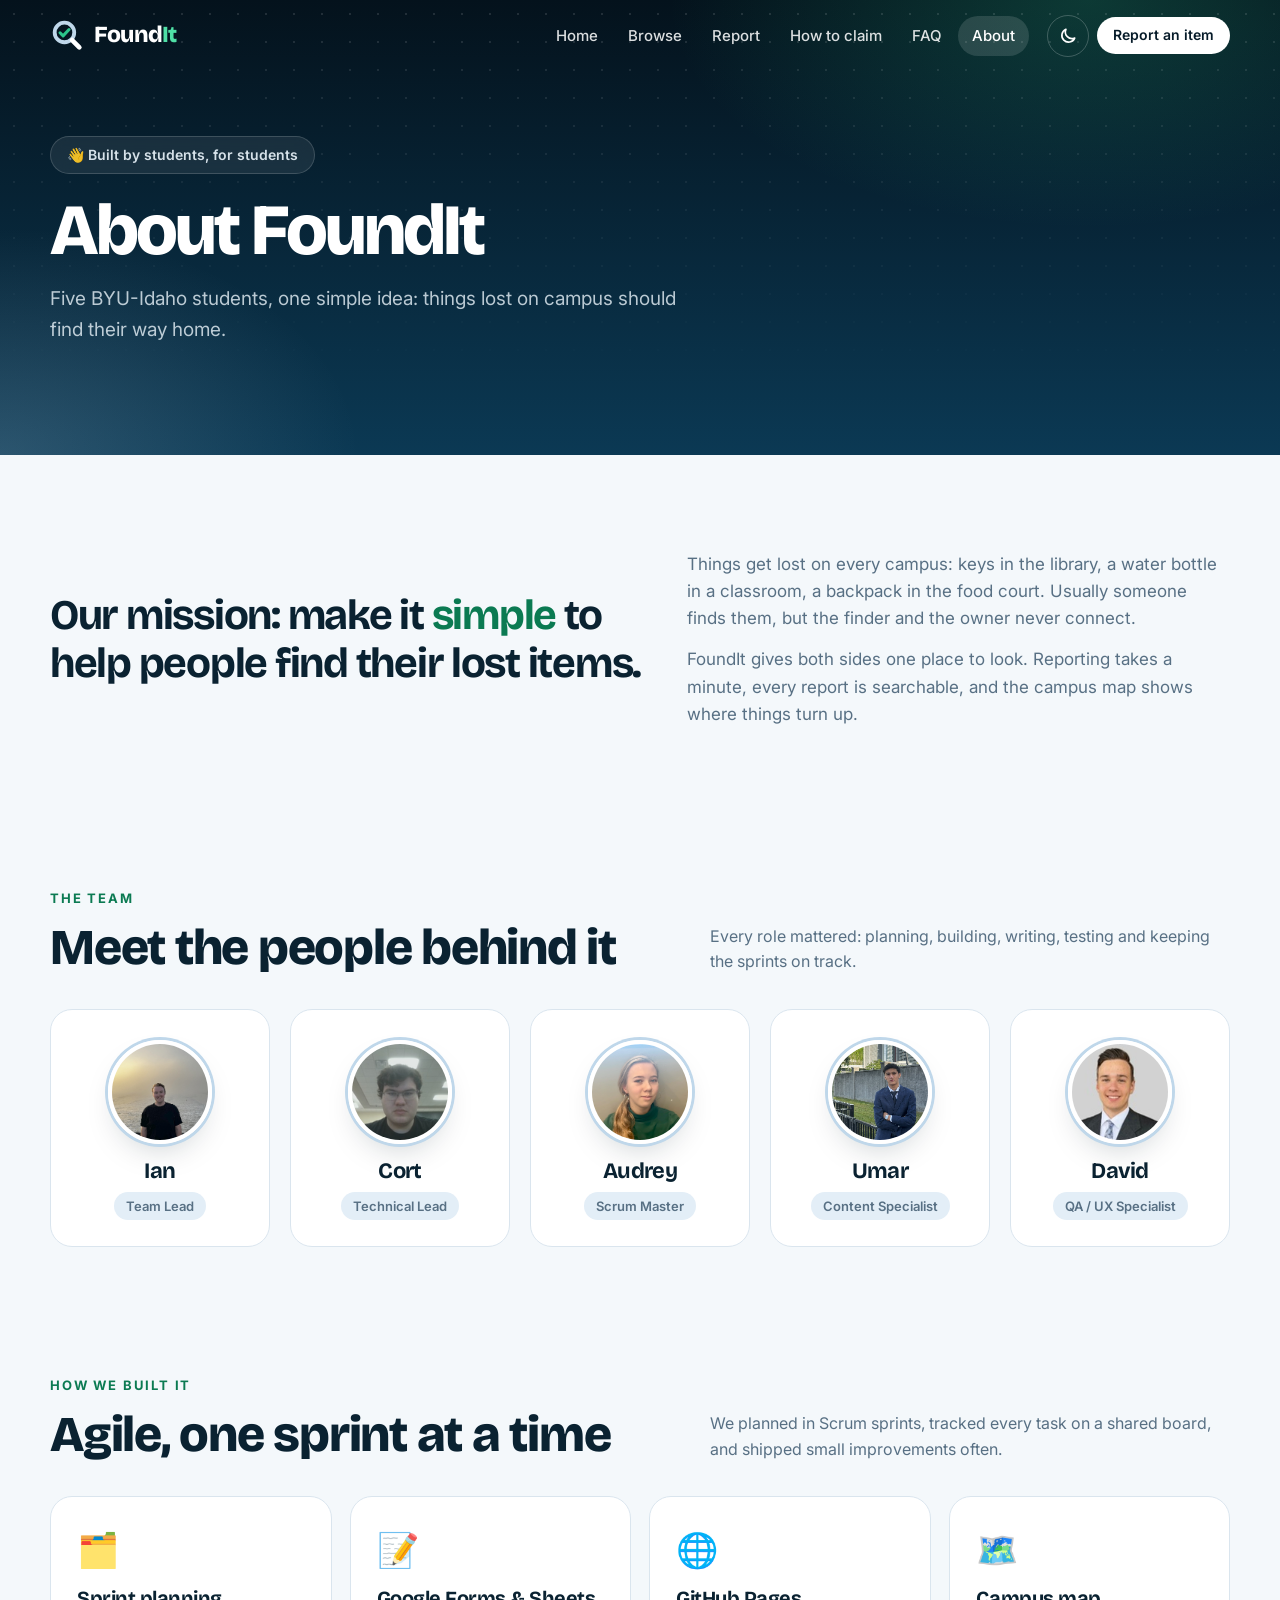
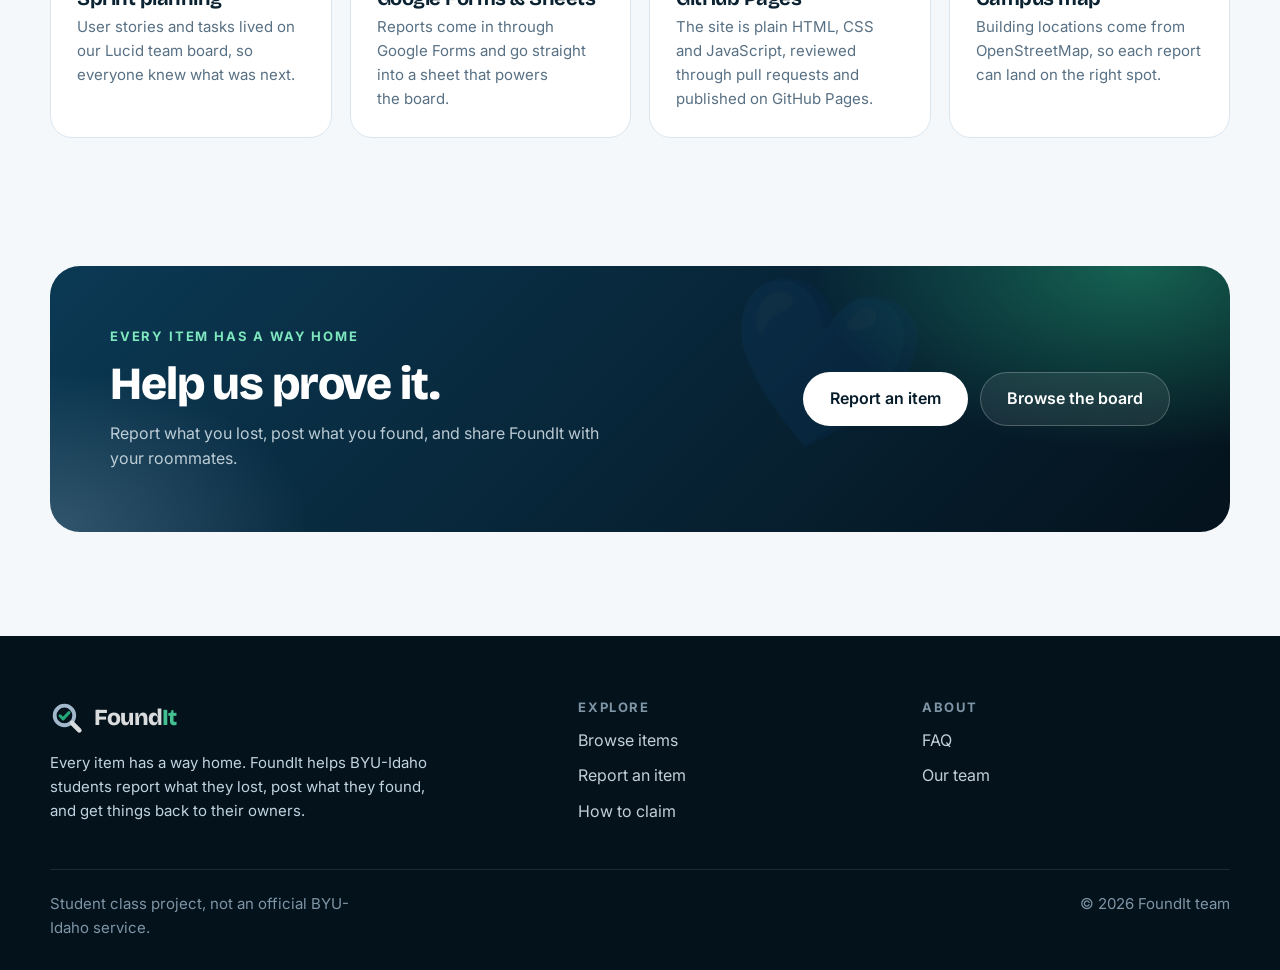
<file: about.html>
<!DOCTYPE html>
<html lang="en">
<head>
  <meta charset="UTF-8">
  <meta name="viewport" content="width=device-width, initial-scale=1.0">
  <title>About us · FoundIt</title>
  <meta name="description" content="Meet the five BYU-Idaho students behind FoundIt and see how we built it.">
  <meta name="theme-color" content="#04121C">
  <link rel="icon" href="assets/img/favicon.svg" type="image/svg+xml">
  <link rel="preconnect" href="https://fonts.googleapis.com">
  <link rel="preconnect" href="https://fonts.gstatic.com" crossorigin>
  <link rel="stylesheet" href="https://fonts.googleapis.com/css2?family=Bricolage+Grotesque:opsz,wght@12..96,600..800&family=Inter:wght@400;500;600;700&display=swap">
  <link rel="stylesheet" href="assets/css/foundit.css">
  <script>
    // Pick the saved (or system) colour theme before the page paints.
    (function () {
      var root = document.documentElement, saved = null;
      root.classList.add('js');
      try { saved = localStorage.getItem('foundit-theme'); } catch (e) {}
      root.dataset.theme = saved || (matchMedia('(prefers-color-scheme: dark)').matches ? 'dark' : 'light');
    })();
  </script>
  <script src="assets/js/config.js" defer></script>
  <script src="assets/js/buildings.js" defer></script>
  <script src="assets/js/data.js" defer></script>
  <script src="assets/js/site.js" defer></script>
</head>
<body>
  <a class="skip-link" href="#main">Skip to content</a>

  <header class="site-header">
    <div class="container header-inner">
      <a class="brand" href="index.html" aria-label="FoundIt home">
        <svg class="brand__mark" viewBox="0 0 40 40" aria-hidden="true">
          <circle class="brand__lens" cx="17" cy="17" r="11.5" fill="none" stroke-width="4.5"/>
          <path class="brand__check" d="m11.8 17.4 3.6 3.6 7-7.4" fill="none" stroke-width="3.6" stroke-linecap="round" stroke-linejoin="round"/>
          <path d="m26 26 8.5 8.5" stroke="currentColor" stroke-width="5.5" stroke-linecap="round"/>
        </svg>
        <span class="brand__name">Found<span>It</span></span>
      </a>
      <nav class="nav" id="site-nav" aria-label="Main">
        <a href="index.html">Home</a>
        <a href="items.html">Browse</a>
        <a href="report.html">Report</a>
        <a href="claim.html">How to claim</a>
        <a href="faq.html">FAQ</a>
        <a href="about.html" aria-current="page">About</a>
      </nav>
      <div class="header-actions">
        <button class="icon-btn" type="button" data-theme-toggle aria-label="Switch theme"></button>
        <a class="btn btn--sm btn--header" href="report.html">Report an item</a>
        <button class="icon-btn menu-toggle" type="button" data-menu-toggle aria-controls="site-nav" aria-expanded="false" aria-label="Open menu"></button>
      </div>
    </div>
  </header>

  <section class="page-hero on-dark">
    <div class="container">
      <span class="eyebrow" data-reveal>👋 Built by students, for students</span>
      <h1 data-reveal style="--i:1">About FoundIt</h1>
      <p data-reveal style="--i:2">Five BYU-Idaho students, one simple idea: things lost on campus should find their way home.</p>
    </div>
  </section>

  <main id="main">
    <section class="section">
      <div class="container mission">
        <blockquote data-reveal>Our mission: make it <span>simple</span> to help people find their lost items.</blockquote>
        <div data-reveal style="--i:1">
          <p>Things get lost on every campus: keys in the library, a water bottle in a classroom, a backpack in the food court. Usually someone finds them, but the finder and the owner never connect.</p>
          <p style="margin-top:14px">FoundIt gives both sides one place to look. Reporting takes a minute, every report is searchable, and the campus map shows where things turn up.</p>
        </div>
      </div>
    </section>

    <section class="section section--tight" aria-labelledby="team-title">
      <div class="container">
        <div class="section-head">
          <div>
            <span class="kicker">The team</span>
            <h2 id="team-title">Meet the people behind it</h2>
          </div>
          <p>Every role mattered: planning, building, writing, testing and keeping the sprints on track.</p>
        </div>
        <div class="team-grid">
          <article class="member" data-reveal style="--i:0">
            <img src="images/ian-pic.jpeg" alt="Ian" width="104" height="104" loading="lazy">
            <h3>Ian</h3>
            <span class="member__role">Team Lead</span>
          </article>
          <article class="member" data-reveal style="--i:1">
            <img src="images/cort-pic.jpeg" alt="Cort" width="104" height="104" loading="lazy">
            <h3>Cort</h3>
            <span class="member__role">Technical Lead</span>
          </article>
          <article class="member" data-reveal style="--i:2">
            <img src="images/audrey-pic.jpeg" alt="Audrey" width="104" height="104" loading="lazy">
            <h3>Audrey</h3>
            <span class="member__role">Scrum Master</span>
          </article>
          <article class="member" data-reveal style="--i:3">
            <img src="images/umar-pic.jpeg" alt="Umar" width="104" height="104" loading="lazy">
            <h3>Umar</h3>
            <span class="member__role">Content Specialist</span>
          </article>
          <article class="member" data-reveal style="--i:4">
            <img src="images/david-pic.jpeg" alt="David" width="104" height="104" loading="lazy">
            <h3>David</h3>
            <span class="member__role">QA / UX Specialist</span>
          </article>
        </div>
      </div>
    </section>

    <section class="section section--tight" aria-labelledby="process-title">
      <div class="container">
        <div class="section-head">
          <div>
            <span class="kicker">How we built it</span>
            <h2 id="process-title">Agile, one sprint at a time</h2>
          </div>
          <p>We planned in Scrum sprints, tracked every task on a shared board, and shipped small improvements often.</p>
        </div>
        <div class="process">
          <article class="process__item" data-reveal style="--i:0">
            <span class="big" aria-hidden="true">🗂️</span>
            <h3>Sprint planning</h3>
            <p>User stories and tasks lived on our Lucid team board, so everyone knew what was next.</p>
          </article>
          <article class="process__item" data-reveal style="--i:1">
            <span class="big" aria-hidden="true">📝</span>
            <h3>Google Forms &amp; Sheets</h3>
            <p>Reports come in through Google Forms and go straight into a sheet that powers the board.</p>
          </article>
          <article class="process__item" data-reveal style="--i:2">
            <span class="big" aria-hidden="true">🌐</span>
            <h3>GitHub Pages</h3>
            <p>The site is plain HTML, CSS and JavaScript, reviewed through pull requests and published on GitHub Pages.</p>
          </article>
          <article class="process__item" data-reveal style="--i:3">
            <span class="big" aria-hidden="true">🗺️</span>
            <h3>Campus map</h3>
            <p>Building locations come from OpenStreetMap, so each report can land on the right spot.</p>
          </article>
        </div>
      </div>
    </section>

    <section class="section section--tight">
      <div class="container">
        <div class="cta-band on-dark" data-reveal>
          <span class="cta-band__art" aria-hidden="true">💙</span>
          <div>
            <span class="kicker">Every item has a way home</span>
            <h2>Help us prove it.</h2>
            <p>Report what you lost, post what you found, and share FoundIt with your roommates.</p>
          </div>
          <div class="cta-band__actions">
            <a class="btn btn--light btn--lg" href="report.html">Report an item</a>
            <a class="btn btn--on-dark btn--lg" href="items.html">Browse the board</a>
          </div>
        </div>
      </div>
    </section>
  </main>

  <footer class="site-footer">
    <div class="container">
      <div class="footer-grid">
        <div>
          <a class="brand" href="index.html" aria-label="FoundIt home">
            <svg class="brand__mark" viewBox="0 0 40 40" aria-hidden="true">
              <circle class="brand__lens" cx="17" cy="17" r="11.5" fill="none" stroke-width="4.5"/>
              <path class="brand__check" d="m11.8 17.4 3.6 3.6 7-7.4" fill="none" stroke-width="3.6" stroke-linecap="round" stroke-linejoin="round"/>
              <path d="m26 26 8.5 8.5" stroke="currentColor" stroke-width="5.5" stroke-linecap="round"/>
            </svg>
            <span class="brand__name">Found<span>It</span></span>
          </a>
          <p>Every item has a way home. FoundIt helps BYU-Idaho students report what they lost, post what they found, and get things back to their owners.</p>
        </div>
        <div>
          <h2>Explore</h2>
          <ul>
            <li><a href="items.html">Browse items</a></li>
            <li><a href="report.html">Report an item</a></li>
            <li><a href="claim.html">How to claim</a></li>
          </ul>
        </div>
        <div>
          <h2>About</h2>
          <ul>
            <li><a href="faq.html">FAQ</a></li>
            <li><a href="about.html">Our team</a></li>
          </ul>
        </div>
      </div>
      <div class="footer-note">
        <p>Student class project, not an official BYU-Idaho service.</p>
        <p>© 2026 FoundIt team</p>
      </div>
    </div>
  </footer>
</body>
</html>
</file>
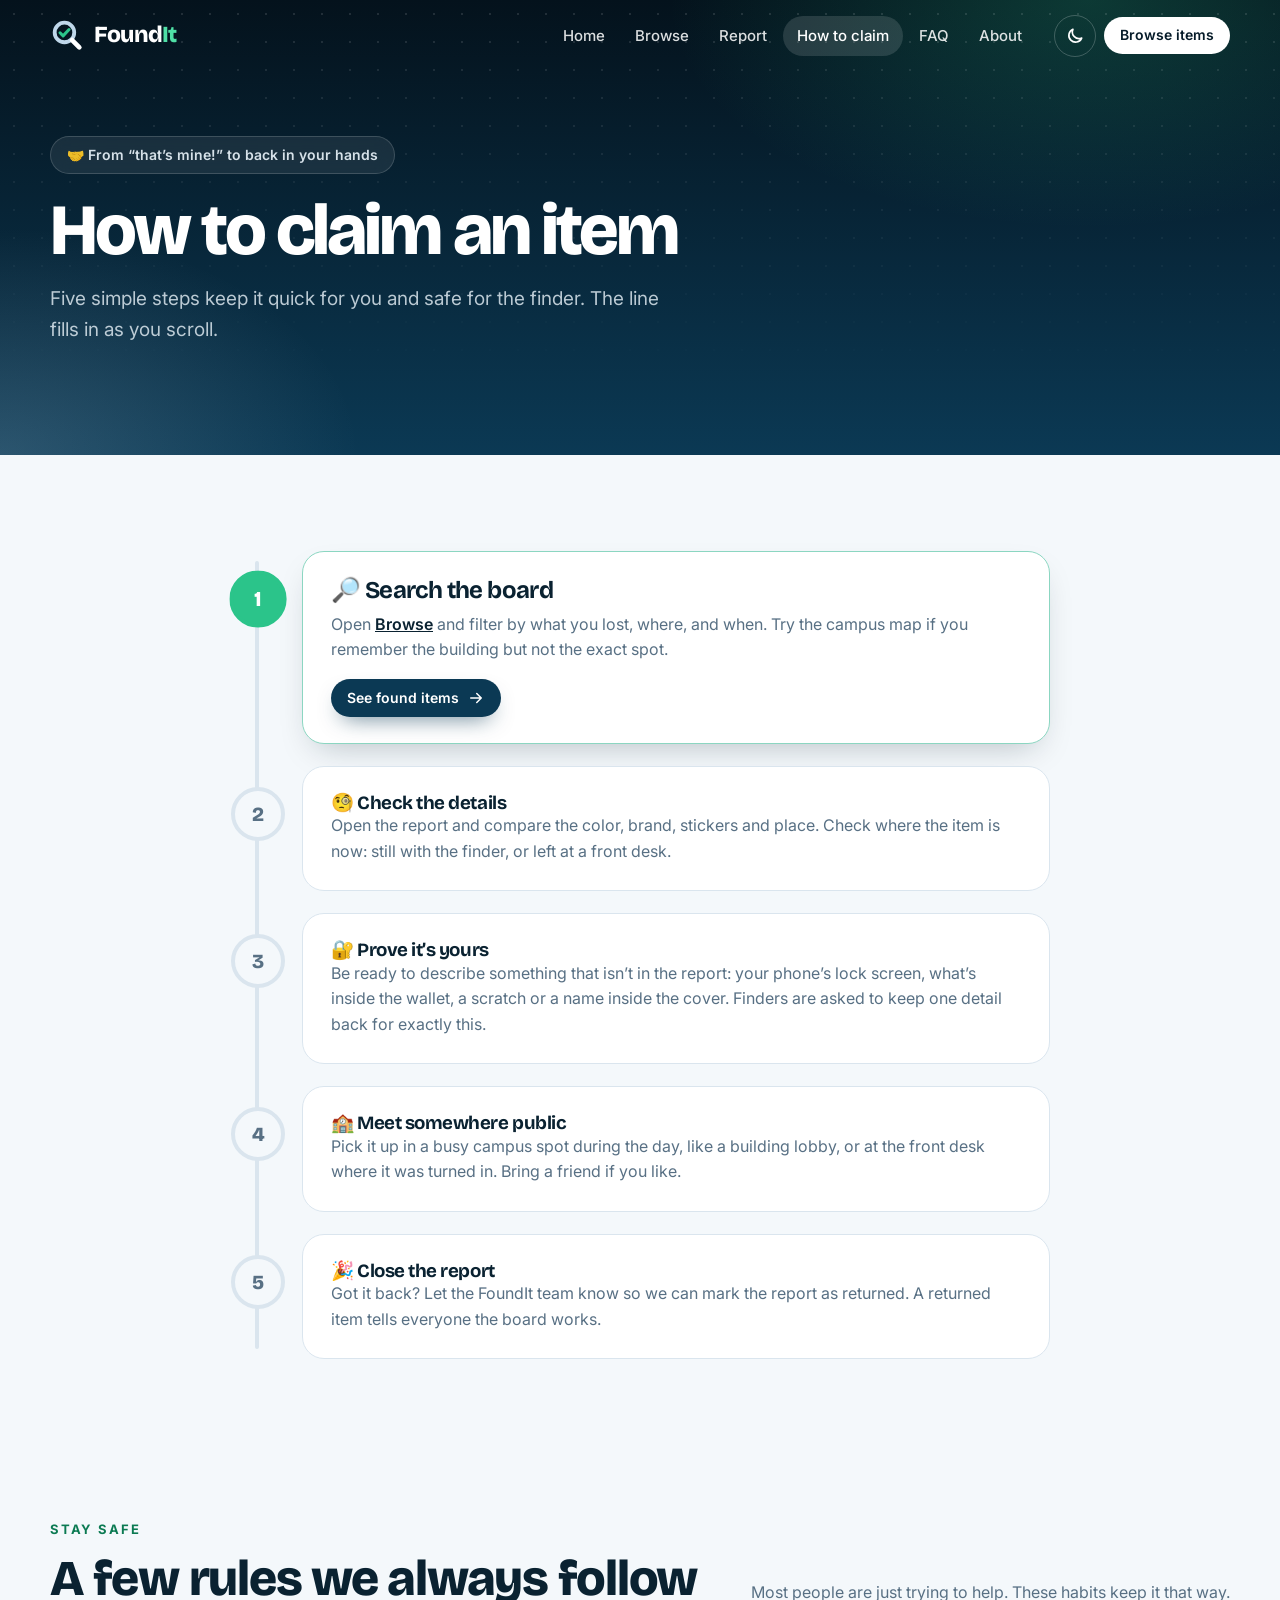
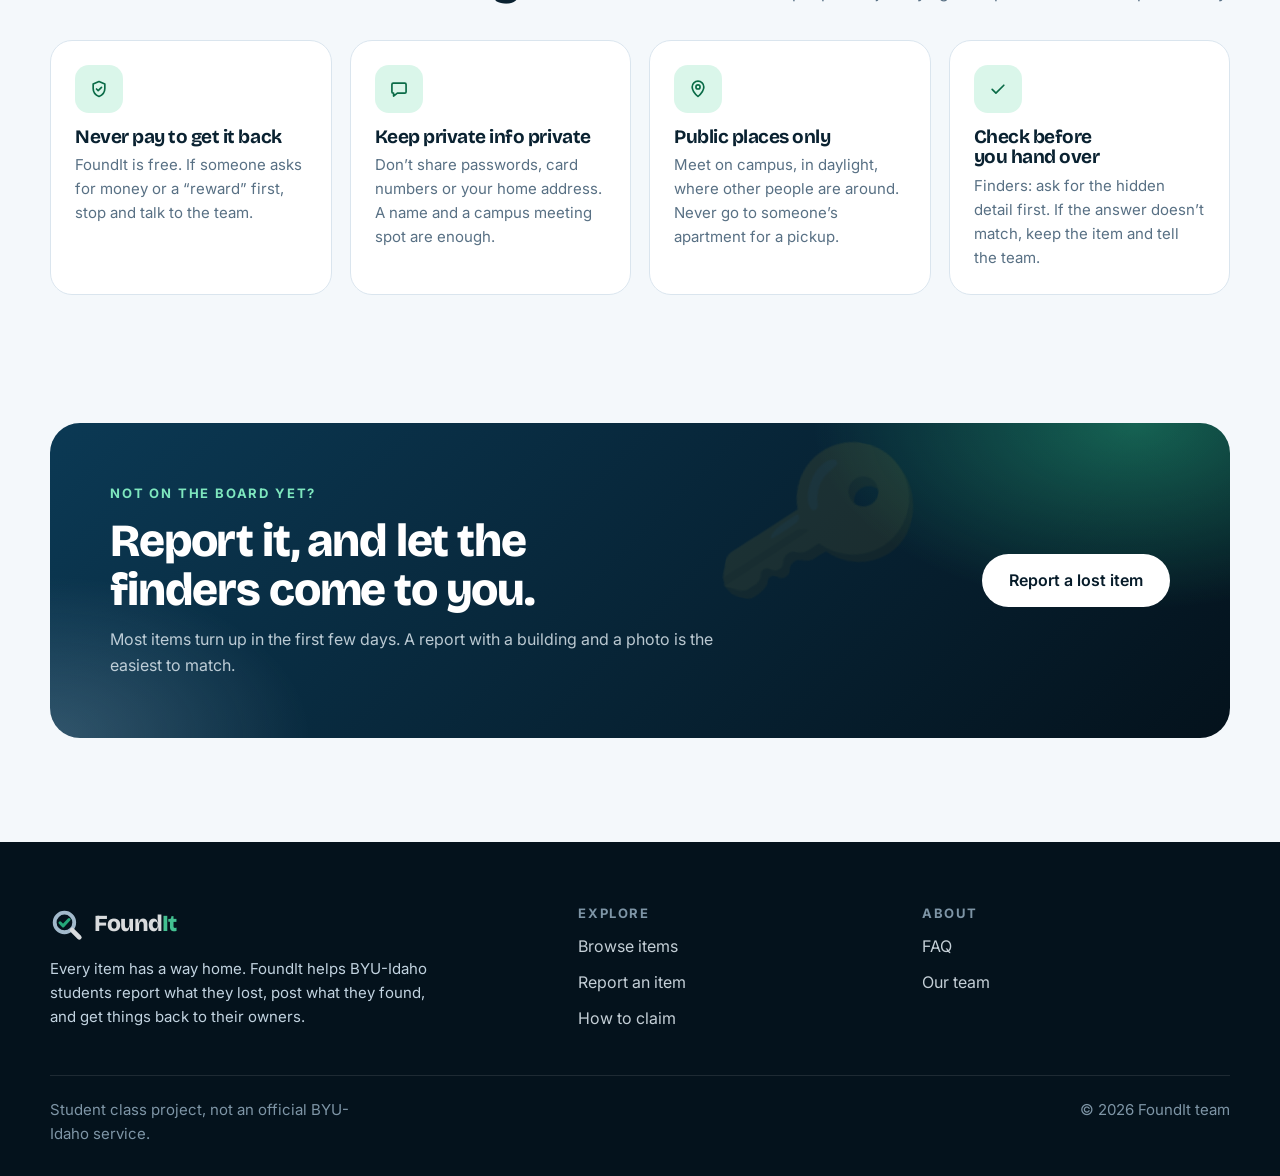
<file: claim.html>
<!DOCTYPE html>
<html lang="en">
<head>
  <meta charset="UTF-8">
  <meta name="viewport" content="width=device-width, initial-scale=1.0">
  <title>How to claim an item · FoundIt</title>
  <meta name="description" content="Found your item on the board? Here’s how to prove it’s yours and get it back safely.">
  <meta name="theme-color" content="#04121C">
  <link rel="icon" href="assets/img/favicon.svg" type="image/svg+xml">
  <link rel="preconnect" href="https://fonts.googleapis.com">
  <link rel="preconnect" href="https://fonts.gstatic.com" crossorigin>
  <link rel="stylesheet" href="https://fonts.googleapis.com/css2?family=Bricolage+Grotesque:opsz,wght@12..96,600..800&family=Inter:wght@400;500;600;700&display=swap">
  <link rel="stylesheet" href="assets/css/foundit.css">
  <script>
    // Pick the saved (or system) colour theme before the page paints.
    (function () {
      var root = document.documentElement, saved = null;
      root.classList.add('js');
      try { saved = localStorage.getItem('foundit-theme'); } catch (e) {}
      root.dataset.theme = saved || (matchMedia('(prefers-color-scheme: dark)').matches ? 'dark' : 'light');
    })();
  </script>
  <script src="assets/js/config.js" defer></script>
  <script src="assets/js/buildings.js" defer></script>
  <script src="assets/js/data.js" defer></script>
  <script src="assets/js/site.js" defer></script>
</head>
<body>
  <a class="skip-link" href="#main">Skip to content</a>

  <header class="site-header">
    <div class="container header-inner">
      <a class="brand" href="index.html" aria-label="FoundIt home">
        <svg class="brand__mark" viewBox="0 0 40 40" aria-hidden="true">
          <circle class="brand__lens" cx="17" cy="17" r="11.5" fill="none" stroke-width="4.5"/>
          <path class="brand__check" d="m11.8 17.4 3.6 3.6 7-7.4" fill="none" stroke-width="3.6" stroke-linecap="round" stroke-linejoin="round"/>
          <path d="m26 26 8.5 8.5" stroke="currentColor" stroke-width="5.5" stroke-linecap="round"/>
        </svg>
        <span class="brand__name">Found<span>It</span></span>
      </a>
      <nav class="nav" id="site-nav" aria-label="Main">
        <a href="index.html">Home</a>
        <a href="items.html">Browse</a>
        <a href="report.html">Report</a>
        <a href="claim.html" aria-current="page">How to claim</a>
        <a href="faq.html">FAQ</a>
        <a href="about.html">About</a>
      </nav>
      <div class="header-actions">
        <button class="icon-btn" type="button" data-theme-toggle aria-label="Switch theme"></button>
        <a class="btn btn--sm btn--header" href="items.html">Browse items</a>
        <button class="icon-btn menu-toggle" type="button" data-menu-toggle aria-controls="site-nav" aria-expanded="false" aria-label="Open menu"></button>
      </div>
    </div>
  </header>

  <section class="page-hero on-dark">
    <div class="container">
      <span class="eyebrow" data-reveal>🤝 From “that’s mine!” to back in your hands</span>
      <h1 data-reveal style="--i:1">How to claim an item</h1>
      <p data-reveal style="--i:2">Five simple steps keep it quick for you and safe for the finder. The line fills in as you scroll.</p>
    </div>
  </section>

  <main id="main">
    <section class="section">
      <div class="narrow">
        <ol class="timeline" data-timeline>
          <li class="t-step" data-reveal>
            <span class="t-step__dot">1</span>
            <h2>🔎 Search the board</h2>
            <p>Open <a href="items.html">Browse</a> and filter by what you lost, where, and when. Try the campus map if you remember the building but not the exact spot.</p>
            <a class="btn btn--primary btn--sm" href="items.html?type=found">See found items <i data-icon="arrow"></i></a>
          </li>
          <li class="t-step" data-reveal>
            <span class="t-step__dot">2</span>
            <h3>🧐 Check the details</h3>
            <p>Open the report and compare the color, brand, stickers and place. Check where the item is now: still with the finder, or left at a front desk.</p>
          </li>
          <li class="t-step" data-reveal>
            <span class="t-step__dot">3</span>
            <h3>🔐 Prove it’s yours</h3>
            <p>Be ready to describe something that isn’t in the report: your phone’s lock screen, what’s inside the wallet, a scratch or a name inside the cover. Finders are asked to keep one detail back for exactly this.</p>
          </li>
          <li class="t-step" data-reveal>
            <span class="t-step__dot">4</span>
            <h3>🏫 Meet somewhere public</h3>
            <p>Pick it up in a busy campus spot during the day, like a building lobby, or at the front desk where it was turned in. Bring a friend if you like.</p>
          </li>
          <li class="t-step" data-reveal>
            <span class="t-step__dot">5</span>
            <h3>🎉 Close the report</h3>
            <p>Got it back? Let the FoundIt team know so we can mark the report as returned. A returned item tells everyone the board works.</p>
          </li>
        </ol>
      </div>
    </section>

    <section class="section section--tight" aria-labelledby="safety-title">
      <div class="container">
        <div class="section-head">
          <div>
            <span class="kicker">Stay safe</span>
            <h2 id="safety-title">A few rules we always follow</h2>
          </div>
          <p>Most people are just trying to help. These habits keep it that way.</p>
        </div>
        <div class="safety-grid">
          <article class="safety-card" data-reveal>
            <div class="safety-card__icon"><i data-icon="shield"></i></div>
            <h3>Never pay to get it back</h3>
            <p>FoundIt is free. If someone asks for money or a “reward” first, stop and talk to the team.</p>
          </article>
          <article class="safety-card" data-reveal style="--i:1">
            <div class="safety-card__icon"><i data-icon="message"></i></div>
            <h3>Keep private info private</h3>
            <p>Don’t share passwords, card numbers or your home address. A name and a campus meeting spot are enough.</p>
          </article>
          <article class="safety-card" data-reveal style="--i:2">
            <div class="safety-card__icon"><i data-icon="pin"></i></div>
            <h3>Public places only</h3>
            <p>Meet on campus, in daylight, where other people are around. Never go to someone’s apartment for a pickup.</p>
          </article>
          <article class="safety-card" data-reveal style="--i:3">
            <div class="safety-card__icon"><i data-icon="check"></i></div>
            <h3>Check before you hand over</h3>
            <p>Finders: ask for the hidden detail first. If the answer doesn’t match, keep the item and tell the team.</p>
          </article>
        </div>
      </div>
    </section>

    <section class="section section--tight">
      <div class="container">
        <div class="cta-band on-dark" data-reveal>
          <span class="cta-band__art" aria-hidden="true">🔑</span>
          <div>
            <span class="kicker">Not on the board yet?</span>
            <h2>Report it, and let the finders come to you.</h2>
            <p>Most items turn up in the first few days. A report with a building and a photo is the easiest to match.</p>
          </div>
          <div class="cta-band__actions">
            <a class="btn btn--light btn--lg" href="report.html?type=lost">Report a lost item</a>
          </div>
        </div>
      </div>
    </section>
  </main>

  <footer class="site-footer">
    <div class="container">
      <div class="footer-grid">
        <div>
          <a class="brand" href="index.html" aria-label="FoundIt home">
            <svg class="brand__mark" viewBox="0 0 40 40" aria-hidden="true">
              <circle class="brand__lens" cx="17" cy="17" r="11.5" fill="none" stroke-width="4.5"/>
              <path class="brand__check" d="m11.8 17.4 3.6 3.6 7-7.4" fill="none" stroke-width="3.6" stroke-linecap="round" stroke-linejoin="round"/>
              <path d="m26 26 8.5 8.5" stroke="currentColor" stroke-width="5.5" stroke-linecap="round"/>
            </svg>
            <span class="brand__name">Found<span>It</span></span>
          </a>
          <p>Every item has a way home. FoundIt helps BYU-Idaho students report what they lost, post what they found, and get things back to their owners.</p>
        </div>
        <div>
          <h2>Explore</h2>
          <ul>
            <li><a href="items.html">Browse items</a></li>
            <li><a href="report.html">Report an item</a></li>
            <li><a href="claim.html">How to claim</a></li>
          </ul>
        </div>
        <div>
          <h2>About</h2>
          <ul>
            <li><a href="faq.html">FAQ</a></li>
            <li><a href="about.html">Our team</a></li>
          </ul>
        </div>
      </div>
      <div class="footer-note">
        <p>Student class project, not an official BYU-Idaho service.</p>
        <p>© 2026 FoundIt team</p>
      </div>
    </div>
  </footer>
</body>
</html>
</file>
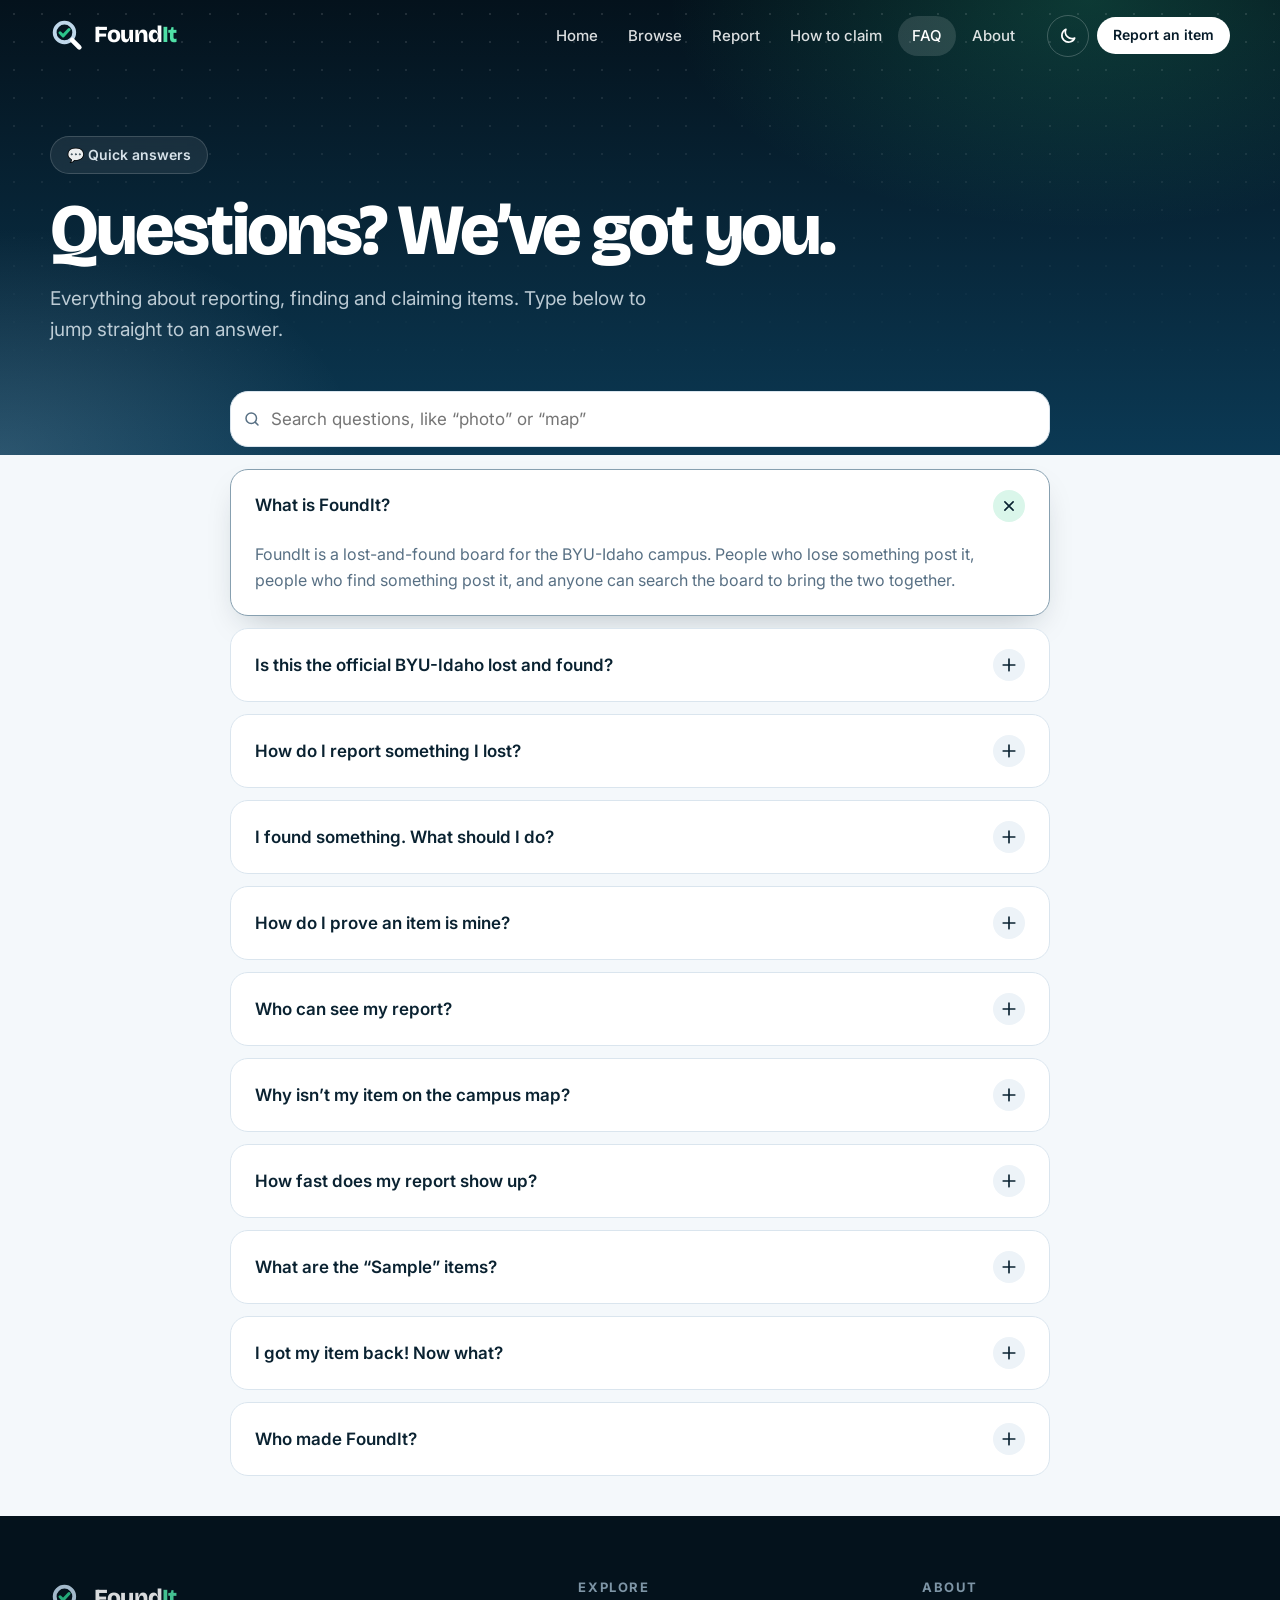
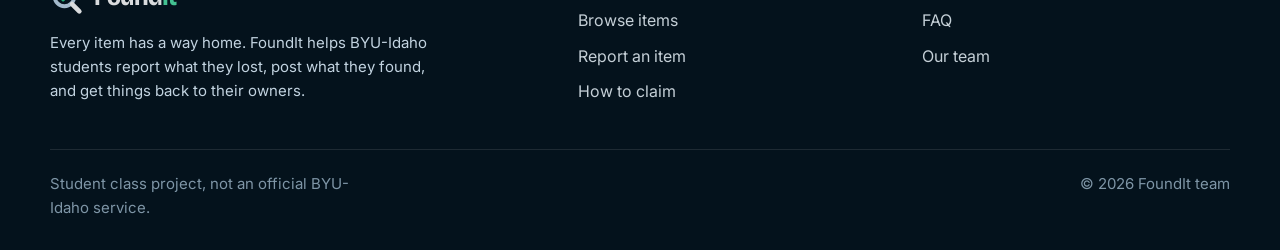
<file: faq.html>
<!DOCTYPE html>
<html lang="en">
<head>
  <meta charset="UTF-8">
  <meta name="viewport" content="width=device-width, initial-scale=1.0">
  <title>FAQ · FoundIt</title>
  <meta name="description" content="Answers to common questions about reporting, finding and claiming items on FoundIt.">
  <meta name="theme-color" content="#04121C">
  <link rel="icon" href="assets/img/favicon.svg" type="image/svg+xml">
  <link rel="preconnect" href="https://fonts.googleapis.com">
  <link rel="preconnect" href="https://fonts.gstatic.com" crossorigin>
  <link rel="stylesheet" href="https://fonts.googleapis.com/css2?family=Bricolage+Grotesque:opsz,wght@12..96,600..800&family=Inter:wght@400;500;600;700&display=swap">
  <link rel="stylesheet" href="assets/css/foundit.css">
  <script>
    // Pick the saved (or system) colour theme before the page paints.
    (function () {
      var root = document.documentElement, saved = null;
      root.classList.add('js');
      try { saved = localStorage.getItem('foundit-theme'); } catch (e) {}
      root.dataset.theme = saved || (matchMedia('(prefers-color-scheme: dark)').matches ? 'dark' : 'light');
    })();
  </script>
  <script src="assets/js/config.js" defer></script>
  <script src="assets/js/buildings.js" defer></script>
  <script src="assets/js/data.js" defer></script>
  <script src="assets/js/site.js" defer></script>
  <script src="assets/js/faq.js" defer></script>
</head>
<body>
  <a class="skip-link" href="#main">Skip to content</a>

  <header class="site-header">
    <div class="container header-inner">
      <a class="brand" href="index.html" aria-label="FoundIt home">
        <svg class="brand__mark" viewBox="0 0 40 40" aria-hidden="true">
          <circle class="brand__lens" cx="17" cy="17" r="11.5" fill="none" stroke-width="4.5"/>
          <path class="brand__check" d="m11.8 17.4 3.6 3.6 7-7.4" fill="none" stroke-width="3.6" stroke-linecap="round" stroke-linejoin="round"/>
          <path d="m26 26 8.5 8.5" stroke="currentColor" stroke-width="5.5" stroke-linecap="round"/>
        </svg>
        <span class="brand__name">Found<span>It</span></span>
      </a>
      <nav class="nav" id="site-nav" aria-label="Main">
        <a href="index.html">Home</a>
        <a href="items.html">Browse</a>
        <a href="report.html">Report</a>
        <a href="claim.html">How to claim</a>
        <a href="faq.html" aria-current="page">FAQ</a>
        <a href="about.html">About</a>
      </nav>
      <div class="header-actions">
        <button class="icon-btn" type="button" data-theme-toggle aria-label="Switch theme"></button>
        <a class="btn btn--sm btn--header" href="report.html">Report an item</a>
        <button class="icon-btn menu-toggle" type="button" data-menu-toggle aria-controls="site-nav" aria-expanded="false" aria-label="Open menu"></button>
      </div>
    </div>
  </header>

  <section class="page-hero on-dark">
    <div class="container">
      <span class="eyebrow" data-reveal>💬 Quick answers</span>
      <h1 data-reveal style="--i:1">Questions? We’ve got you.</h1>
      <p data-reveal style="--i:2">Everything about reporting, finding and claiming items. Type below to jump straight to an answer.</p>
    </div>
  </section>

  <main id="main">
    <div class="narrow pull-up">
      <div class="faq-search" data-reveal>
        <label class="sr-only" for="faqSearch">Search the questions</label>
        <div class="input-wrap">
          <i data-icon="search"></i>
          <input class="input" id="faqSearch" type="search" placeholder="Search questions, like “photo” or “map”" autocomplete="off">
        </div>
      </div>

      <div class="faq-list" id="faqList">
        <details class="faq-item" data-reveal open>
          <summary>What is FoundIt? <span class="plus"><i data-icon="plus"></i></span></summary>
          <div class="answer"><p>FoundIt is a lost-and-found board for the BYU-Idaho campus. People who lose something post it, people who find something post it, and anyone can search the board to bring the two together.</p></div>
        </details>
        <details class="faq-item" data-reveal>
          <summary>Is this the official BYU-Idaho lost and found? <span class="plus"><i data-icon="plus"></i></span></summary>
          <div class="answer"><p>No. FoundIt is a student class project, not an official BYU-Idaho service. If you lost something valuable, also ask at the front desk of the building where you lost it.</p></div>
        </details>
        <details class="faq-item" data-reveal>
          <summary>How do I report something I lost? <span class="plus"><i data-icon="plus"></i></span></summary>
          <div class="answer"><p>Go to <a href="report.html?type=lost">Report → I lost something</a> and fill out the short form. Say what it is, the building where you last had it, and the date. A photo link helps a lot.</p></div>
        </details>
        <details class="faq-item" data-reveal>
          <summary>I found something. What should I do? <span class="plus"><i data-icon="plus"></i></span></summary>
          <div class="answer"><p>Thank you! Open <a href="report.html?type=found">Report → I found something</a>, describe the item, where you found it and where it is now. Keep one small detail to yourself so you can check that the person who claims it is the real owner.</p></div>
        </details>
        <details class="faq-item" data-reveal>
          <summary>How do I prove an item is mine? <span class="plus"><i data-icon="plus"></i></span></summary>
          <div class="answer"><p>Describe something that isn’t in the public report: your lock screen, what’s inside the bag, a scratch, a sticker or a name. The full steps are on <a href="claim.html">How to claim</a>.</p></div>
        </details>
        <details class="faq-item" data-reveal>
          <summary>Who can see my report? <span class="plus"><i data-icon="plus"></i></span></summary>
          <div class="answer"><p>Anyone who visits FoundIt can see the item details: what it is, the place, the date and the photo. Never put card numbers, ID numbers, passwords or other private information in the description.</p></div>
        </details>
        <details class="faq-item" data-reveal>
          <summary>Why isn’t my item on the campus map? <span class="plus"><i data-icon="plus"></i></span></summary>
          <div class="answer"><p>The map places a report when its location names a campus building we know, like “STC”, “Manwaring Center” or “I-Center”. Reports with other places still show up as cards on <a href="items.html">Browse</a>.</p></div>
        </details>
        <details class="faq-item" data-reveal>
          <summary>How fast does my report show up? <span class="plus"><i data-icon="plus"></i></span></summary>
          <div class="answer"><p>Reports come from a Google Sheet that updates every few minutes. Give it a moment, then refresh the Browse page.</p></div>
        </details>
        <details class="faq-item" data-reveal>
          <summary>What are the “Sample” items? <span class="plus"><i data-icon="plus"></i></span></summary>
          <div class="answer"><p>Examples that show how the board looks when it’s busy. They always carry a “Sample” badge, and you can switch them off on the Browse page.</p></div>
        </details>
        <details class="faq-item" data-reveal>
          <summary>I got my item back! Now what? <span class="plus"><i data-icon="plus"></i></span></summary>
          <div class="answer"><p>Awesome! Tell the FoundIt team so we can mark the report as returned. Returned items show up with their own badge, which helps everyone trust the board.</p></div>
        </details>
        <details class="faq-item" data-reveal>
          <summary>Who made FoundIt? <span class="plus"><i data-icon="plus"></i></span></summary>
          <div class="answer"><p>A team of five BYU-Idaho students built it as a class project, working in Scrum sprints. Meet us on the <a href="about.html">About</a> page.</p></div>
        </details>
      </div>
      <p class="faq-empty" id="faqEmpty" hidden>No questions match that. Try another word, or <a href="about.html">ask the team</a>.</p>
    </div>
  </main>

  <footer class="site-footer">
    <div class="container">
      <div class="footer-grid">
        <div>
          <a class="brand" href="index.html" aria-label="FoundIt home">
            <svg class="brand__mark" viewBox="0 0 40 40" aria-hidden="true">
              <circle class="brand__lens" cx="17" cy="17" r="11.5" fill="none" stroke-width="4.5"/>
              <path class="brand__check" d="m11.8 17.4 3.6 3.6 7-7.4" fill="none" stroke-width="3.6" stroke-linecap="round" stroke-linejoin="round"/>
              <path d="m26 26 8.5 8.5" stroke="currentColor" stroke-width="5.5" stroke-linecap="round"/>
            </svg>
            <span class="brand__name">Found<span>It</span></span>
          </a>
          <p>Every item has a way home. FoundIt helps BYU-Idaho students report what they lost, post what they found, and get things back to their owners.</p>
        </div>
        <div>
          <h2>Explore</h2>
          <ul>
            <li><a href="items.html">Browse items</a></li>
            <li><a href="report.html">Report an item</a></li>
            <li><a href="claim.html">How to claim</a></li>
          </ul>
        </div>
        <div>
          <h2>About</h2>
          <ul>
            <li><a href="faq.html">FAQ</a></li>
            <li><a href="about.html">Our team</a></li>
          </ul>
        </div>
      </div>
      <div class="footer-note">
        <p>Student class project, not an official BYU-Idaho service.</p>
        <p>© 2026 FoundIt team</p>
      </div>
    </div>
  </footer>
</body>
</html>
</file>
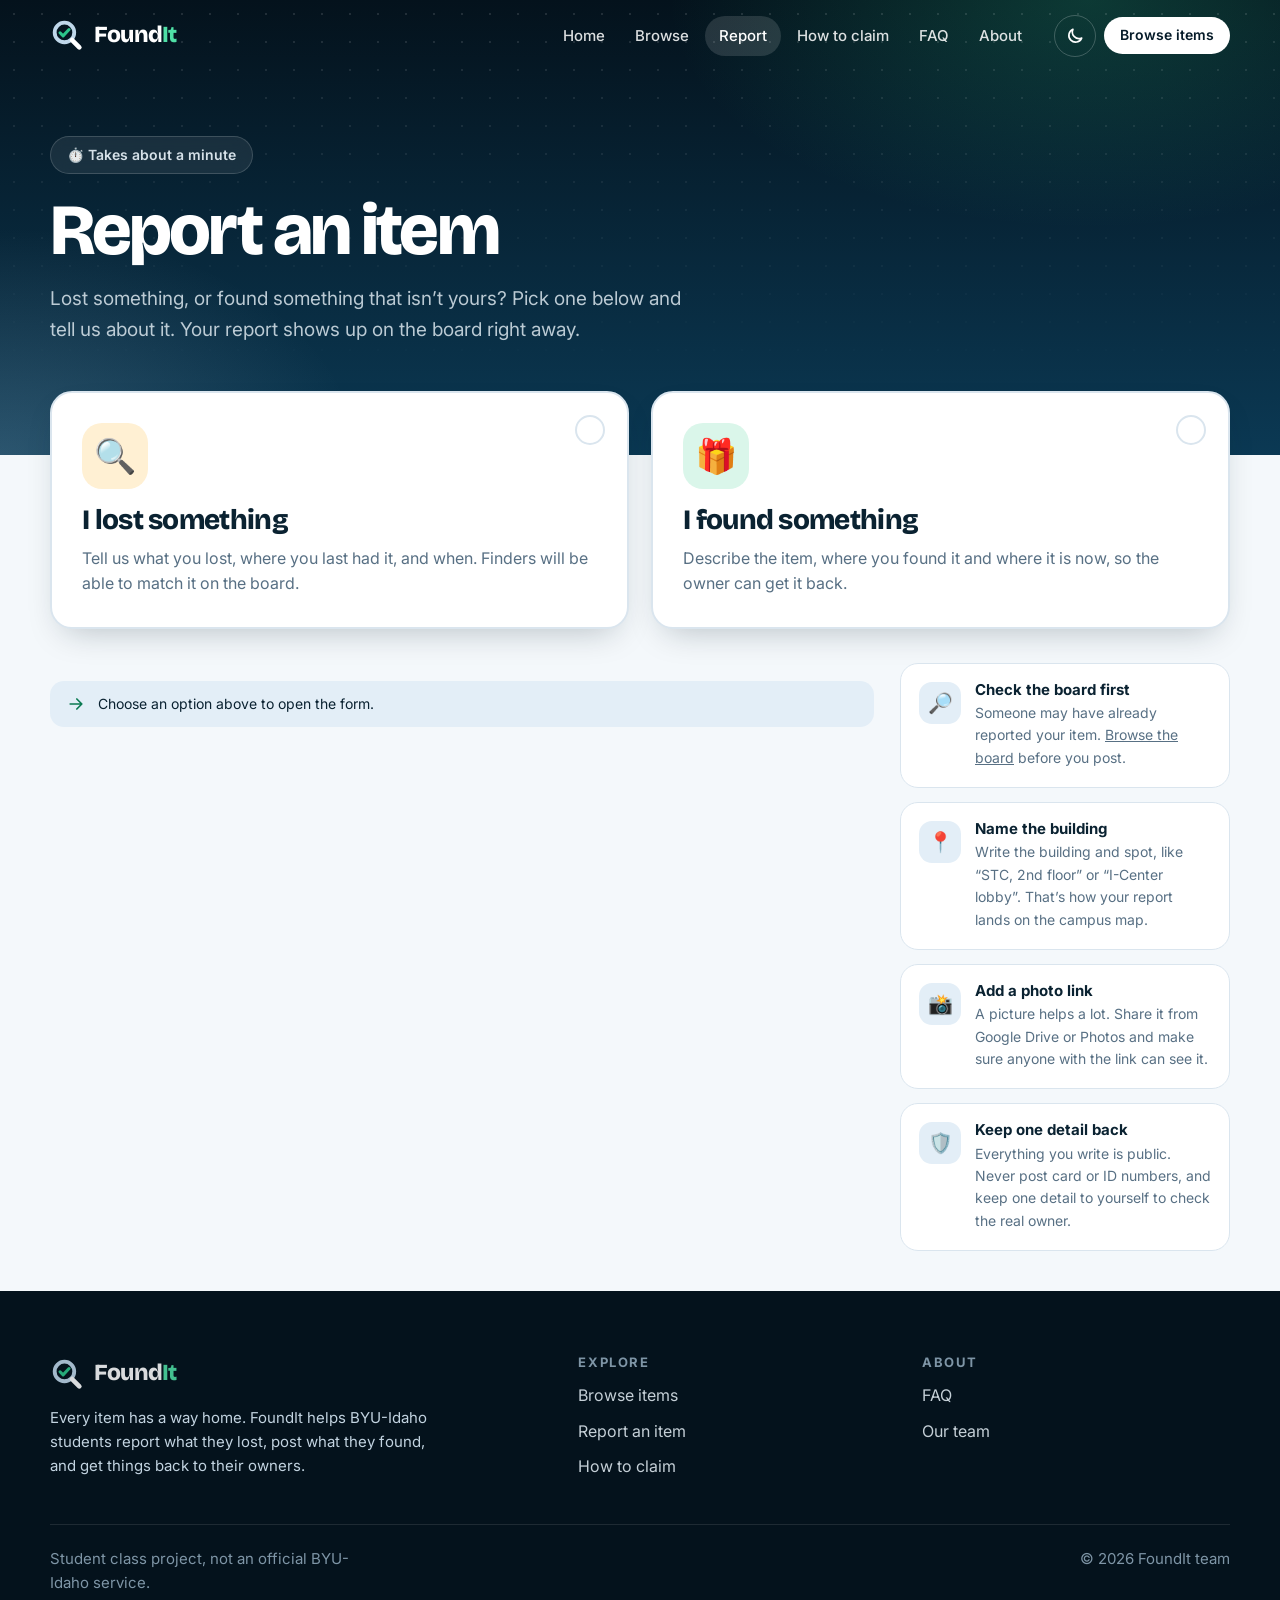
<file: report.html>
<!DOCTYPE html>
<html lang="en">
<head>
  <meta charset="UTF-8">
  <meta name="viewport" content="width=device-width, initial-scale=1.0">
  <title>Report an item · FoundIt</title>
  <meta name="description" content="Lost something or found something on campus? Report it in under a minute.">
  <meta name="theme-color" content="#04121C">
  <link rel="icon" href="assets/img/favicon.svg" type="image/svg+xml">
  <link rel="preconnect" href="https://fonts.googleapis.com">
  <link rel="preconnect" href="https://fonts.gstatic.com" crossorigin>
  <link rel="stylesheet" href="https://fonts.googleapis.com/css2?family=Bricolage+Grotesque:opsz,wght@12..96,600..800&family=Inter:wght@400;500;600;700&display=swap">
  <link rel="stylesheet" href="assets/css/foundit.css">
  <script>
    // Pick the saved (or system) colour theme before the page paints.
    (function () {
      var root = document.documentElement, saved = null;
      root.classList.add('js');
      try { saved = localStorage.getItem('foundit-theme'); } catch (e) {}
      root.dataset.theme = saved || (matchMedia('(prefers-color-scheme: dark)').matches ? 'dark' : 'light');
    })();
  </script>
  <script src="assets/js/config.js" defer></script>
  <script src="assets/js/buildings.js" defer></script>
  <script src="assets/js/data.js" defer></script>
  <script src="assets/js/site.js" defer></script>
  <script src="assets/js/report.js" defer></script>
</head>
<body>
  <a class="skip-link" href="#main">Skip to content</a>

  <header class="site-header">
    <div class="container header-inner">
      <a class="brand" href="index.html" aria-label="FoundIt home">
        <svg class="brand__mark" viewBox="0 0 40 40" aria-hidden="true">
          <circle class="brand__lens" cx="17" cy="17" r="11.5" fill="none" stroke-width="4.5"/>
          <path class="brand__check" d="m11.8 17.4 3.6 3.6 7-7.4" fill="none" stroke-width="3.6" stroke-linecap="round" stroke-linejoin="round"/>
          <path d="m26 26 8.5 8.5" stroke="currentColor" stroke-width="5.5" stroke-linecap="round"/>
        </svg>
        <span class="brand__name">Found<span>It</span></span>
      </a>
      <nav class="nav" id="site-nav" aria-label="Main">
        <a href="index.html">Home</a>
        <a href="items.html">Browse</a>
        <a href="report.html" aria-current="page">Report</a>
        <a href="claim.html">How to claim</a>
        <a href="faq.html">FAQ</a>
        <a href="about.html">About</a>
      </nav>
      <div class="header-actions">
        <button class="icon-btn" type="button" data-theme-toggle aria-label="Switch theme"></button>
        <a class="btn btn--sm btn--header" href="items.html">Browse items</a>
        <button class="icon-btn menu-toggle" type="button" data-menu-toggle aria-controls="site-nav" aria-expanded="false" aria-label="Open menu"></button>
      </div>
    </div>
  </header>

  <section class="page-hero on-dark">
    <div class="container">
      <span class="eyebrow" data-reveal>⏱️ Takes about a minute</span>
      <h1 data-reveal style="--i:1">Report an item</h1>
      <p data-reveal style="--i:2">Lost something, or found something that isn’t yours? Pick one below and tell us about it. Your report shows up on the board right away.</p>
    </div>
  </section>

  <main id="main">
    <div class="container pull-up">
      <div class="choice-grid" role="group" aria-label="What happened?">
        <button class="choice choice--lost" type="button" data-choice="lost" aria-pressed="false" aria-controls="lostPanel" data-reveal>
          <span class="choice__check"><i data-icon="check"></i></span>
          <span class="choice__icon" aria-hidden="true">🔍</span>
          <span class="choice__title">I lost something</span>
          <span class="choice__text">Tell us what you lost, where you last had it, and when. Finders will be able to match it on the board.</span>
        </button>
        <button class="choice choice--found" type="button" data-choice="found" aria-pressed="false" aria-controls="foundPanel" data-reveal style="--i:1">
          <span class="choice__check"><i data-icon="check"></i></span>
          <span class="choice__icon" aria-hidden="true">🎁</span>
          <span class="choice__title">I found something</span>
          <span class="choice__text">Describe the item, where you found it and where it is now, so the owner can get it back.</span>
        </button>
      </div>

      <div class="form-shell">
        <div>
          <p class="notice" id="pickHint"><i data-icon="arrow"></i><span>Choose an option above to open the form.</span></p>

          <section class="form-panel" id="lostPanel" hidden aria-labelledby="lostTitle">
            <div class="form-panel__head">
              <h2 id="lostTitle">Report a lost item</h2>
              <a class="text-link" href="items.html?type=found">Check found items first <i data-icon="arrow"></i></a>
            </div>
            <div class="form-frame" data-form="lost">
              <div class="skeleton" aria-hidden="true"></div>
            </div>
          </section>

          <section class="form-panel" id="foundPanel" hidden aria-labelledby="foundTitle">
            <div class="form-panel__head">
              <h2 id="foundTitle">Report a found item</h2>
              <a class="text-link" href="items.html?type=lost">See who’s looking <i data-icon="arrow"></i></a>
            </div>
            <div class="form-frame" data-form="found">
              <div class="skeleton" aria-hidden="true"></div>
            </div>
          </section>
        </div>

        <aside class="tips" aria-label="Tips">
          <div class="tip" data-reveal>
            <div class="tip__icon" aria-hidden="true">🔎</div>
            <div>
              <h2>Check the board first</h2>
              <p>Someone may have already reported your item. <a href="items.html">Browse the board</a> before you post.</p>
            </div>
          </div>
          <div class="tip" data-reveal style="--i:1">
            <div class="tip__icon" aria-hidden="true">📍</div>
            <div>
              <h2>Name the building</h2>
              <p>Write the building and spot, like “STC, 2nd floor” or “I-Center lobby”. That’s how your report lands on the campus map.</p>
            </div>
          </div>
          <div class="tip" data-reveal style="--i:2">
            <div class="tip__icon" aria-hidden="true">📸</div>
            <div>
              <h2>Add a photo link</h2>
              <p>A picture helps a lot. Share it from Google Drive or Photos and make sure anyone with the link can see it.</p>
            </div>
          </div>
          <div class="tip" data-reveal style="--i:3">
            <div class="tip__icon" aria-hidden="true">🛡️</div>
            <div>
              <h2>Keep one detail back</h2>
              <p>Everything you write is public. Never post card or ID numbers, and keep one detail to yourself to check the real owner.</p>
            </div>
          </div>
        </aside>
      </div>
    </div>
  </main>

  <footer class="site-footer">
    <div class="container">
      <div class="footer-grid">
        <div>
          <a class="brand" href="index.html" aria-label="FoundIt home">
            <svg class="brand__mark" viewBox="0 0 40 40" aria-hidden="true">
              <circle class="brand__lens" cx="17" cy="17" r="11.5" fill="none" stroke-width="4.5"/>
              <path class="brand__check" d="m11.8 17.4 3.6 3.6 7-7.4" fill="none" stroke-width="3.6" stroke-linecap="round" stroke-linejoin="round"/>
              <path d="m26 26 8.5 8.5" stroke="currentColor" stroke-width="5.5" stroke-linecap="round"/>
            </svg>
            <span class="brand__name">Found<span>It</span></span>
          </a>
          <p>Every item has a way home. FoundIt helps BYU-Idaho students report what they lost, post what they found, and get things back to their owners.</p>
        </div>
        <div>
          <h2>Explore</h2>
          <ul>
            <li><a href="items.html">Browse items</a></li>
            <li><a href="report.html">Report an item</a></li>
            <li><a href="claim.html">How to claim</a></li>
          </ul>
        </div>
        <div>
          <h2>About</h2>
          <ul>
            <li><a href="faq.html">FAQ</a></li>
            <li><a href="about.html">Our team</a></li>
          </ul>
        </div>
      </div>
      <div class="footer-note">
        <p>Student class project, not an official BYU-Idaho service.</p>
        <p>© 2026 FoundIt team</p>
      </div>
    </div>
  </footer>
</body>
</html>
</file>
<file: assets/css/foundit.css>
/* FoundIt — design system and components.
   Brand colours from the team site: navy #0B3954 and sky #BFD7EA.
   Lost = amber, Found = mint. Light and dark themes via [data-theme] on <html>. */

@view-transition {
  navigation: auto;
}

:root {
  --navy: #0B3954;
  --navy-700: #0E4668;
  --navy-deep: #061B29;
  --navy-ink: #04121C;
  --sky: #BFD7EA;
  --mint: #2BC48A;
  --amber: #F5A524;

  --bg: #F4F8FB;
  --surface: #FFFFFF;
  --surface-2: #EDF3F8;
  --text: #0A2231;
  --muted: #587084;
  --line: #DAE5EE;
  --ring: rgba(11, 57, 84, 0.18);
  --accent-text: #0B7A52;
  --sky-soft: #E3EEF7;
  --amber-soft: #FFF0D3;
  --amber-ink: #8A5200;
  --mint-soft: #DAF6EA;
  --mint-ink: #0A6B47;
  --brand-it: #12A36F;
  --card-tint-l: 93%;
  --card-tint-s: 80%;

  --shadow-sm: 0 1px 2px rgba(6, 27, 41, 0.06), 0 2px 10px rgba(6, 27, 41, 0.05);
  --shadow-md: 0 14px 34px -14px rgba(6, 27, 41, 0.28);
  --shadow-lg: 0 34px 70px -24px rgba(6, 27, 41, 0.42);
  --radius: 22px;
  --radius-sm: 14px;
  --header-h: 72px;
  --font-display: "Bricolage Grotesque", "Inter", system-ui, sans-serif;
  --font-body: "Inter", system-ui, -apple-system, "Segoe UI", Roboto, sans-serif;
  --ease-out: cubic-bezier(0.2, 0.75, 0.2, 1);
  color-scheme: light;
  interpolate-size: allow-keywords;
}

[data-theme="dark"] {
  --bg: #051420;
  --surface: #0A2030;
  --surface-2: #0F2839;
  --text: #E6F0F7;
  --muted: #93A9BA;
  --line: #19384D;
  --ring: rgba(191, 215, 234, 0.28);
  --accent-text: #63DDAE;
  --sky-soft: rgba(191, 215, 234, 0.1);
  --amber-soft: rgba(245, 165, 36, 0.16);
  --amber-ink: #FFC66E;
  --mint-soft: rgba(43, 196, 138, 0.16);
  --mint-ink: #6BE3B4;
  --brand-it: #4FE0A6;
  --card-tint-l: 20%;
  --card-tint-s: 38%;
  --shadow-sm: 0 1px 2px rgba(0, 0, 0, 0.4);
  --shadow-md: 0 14px 34px -14px rgba(0, 0, 0, 0.7);
  --shadow-lg: 0 34px 70px -24px rgba(0, 0, 0, 0.8);
  color-scheme: dark;
}

/* ---------- Base ---------- */

*,
*::before,
*::after {
  box-sizing: border-box;
}

* {
  margin: 0;
}

html {
  scroll-behavior: smooth;
  scroll-padding-top: calc(var(--header-h) + 16px);
  -webkit-text-size-adjust: 100%;
}

html.dialog-open {
  overflow: hidden;
}

body {
  min-height: 100vh;
  display: flex;
  flex-direction: column;
  font-family: var(--font-body);
  font-size: 16px;
  line-height: 1.6;
  background: var(--bg);
  color: var(--text);
  -webkit-font-smoothing: antialiased;
  overflow-x: hidden;
  transition: background-color 0.3s, color 0.3s;
}

main {
  flex: 1;
}

img,
svg {
  display: block;
  max-width: 100%;
}

a {
  color: inherit;
}

button,
input,
select,
textarea {
  font: inherit;
  color: inherit;
}

h1,
h2,
h3,
h4 {
  font-family: var(--font-display);
  line-height: 1.08;
  letter-spacing: -0.025em;
  font-weight: 700;
  text-wrap: balance;
}

p {
  text-wrap: pretty;
}

ul {
  padding: 0;
  list-style: none;
}

:focus-visible {
  outline: 3px solid var(--navy);
  outline-offset: 3px;
}

[data-theme="dark"] :focus-visible,
.on-dark :focus-visible {
  outline-color: var(--sky);
}

::selection {
  background: var(--sky);
  color: var(--navy-deep);
}

.container {
  width: min(1180px, 100% - 40px);
  margin-inline: auto;
}

.narrow {
  width: min(820px, 100% - 40px);
  margin-inline: auto;
}

.sr-only {
  position: absolute;
  width: 1px;
  height: 1px;
  padding: 0;
  overflow: hidden;
  clip: rect(0, 0, 0, 0);
  white-space: nowrap;
  border: 0;
}

.skip-link {
  position: absolute;
  left: 16px;
  top: -60px;
  z-index: 100;
  padding: 10px 16px;
  border-radius: 10px;
  background: var(--surface);
  color: var(--text);
  font-weight: 600;
  text-decoration: none;
  transition: top 0.2s;
}

.skip-link:focus {
  top: 12px;
}

.icon {
  width: 20px;
  height: 20px;
  flex: none;
  fill: none;
  stroke: currentColor;
  stroke-width: 2;
  stroke-linecap: round;
  stroke-linejoin: round;
}

/* ---------- Buttons ---------- */

.btn {
  display: inline-flex;
  align-items: center;
  justify-content: center;
  gap: 8px;
  padding: 12px 20px;
  border: 1px solid transparent;
  border-radius: 999px;
  font-weight: 600;
  font-size: 15px;
  line-height: 1.2;
  text-decoration: none;
  white-space: nowrap;
  cursor: pointer;
  transition: transform 0.15s, background-color 0.2s, border-color 0.2s, color 0.2s, box-shadow 0.2s;
}

.btn:active {
  transform: translateY(1px) scale(0.98);
}

.btn .icon {
  width: 18px;
  height: 18px;
}

.btn--primary {
  background: var(--navy);
  color: #fff;
  box-shadow: 0 10px 22px -10px rgba(11, 57, 84, 0.7);
}

.btn--primary:hover {
  background: var(--navy-700);
}

[data-theme="dark"] .btn--primary {
  background: var(--sky);
  color: var(--navy-deep);
  box-shadow: none;
}

[data-theme="dark"] .btn--primary:hover {
  background: #D6E7F4;
}

.btn--glow {
  background: linear-gradient(120deg, #2BC48A, #1BA3C6);
  color: #fff;
  box-shadow: 0 12px 30px -10px rgba(43, 196, 138, 0.75);
}

.btn--glow:hover {
  box-shadow: 0 16px 36px -10px rgba(43, 196, 138, 0.95);
}

.btn--ghost {
  background: transparent;
  border-color: var(--line);
  color: var(--text);
}

.btn--ghost:hover {
  background: var(--surface-2);
}

.btn--on-dark {
  background: rgba(255, 255, 255, 0.08);
  border-color: rgba(255, 255, 255, 0.24);
  color: #fff;
}

.btn--on-dark:hover {
  background: rgba(255, 255, 255, 0.16);
}

.btn--light {
  background: #fff;
  color: var(--navy-deep);
}

.btn--light:hover {
  background: var(--sky);
}

.btn--sm {
  padding: 9px 15px;
  font-size: 14px;
}

.btn--lg {
  padding: 16px 26px;
  font-size: 16px;
}

.icon-btn {
  display: grid;
  place-items: center;
  width: 42px;
  height: 42px;
  padding: 0;
  border-radius: 50%;
  border: 1px solid color-mix(in srgb, currentColor 22%, transparent);
  background: transparent;
  color: inherit;
  cursor: pointer;
  transition: background-color 0.2s, transform 0.2s;
}

.icon-btn:hover {
  background: color-mix(in srgb, currentColor 12%, transparent);
}

.icon-btn:active {
  transform: scale(0.94);
}

/* ---------- Header ---------- */

.site-header {
  position: fixed;
  inset: 0 0 auto;
  z-index: 50;
  height: var(--header-h);
  color: #fff;
  border-bottom: 1px solid transparent;
  transition: background-color 0.3s, color 0.3s, border-color 0.3s, box-shadow 0.3s;
}

.site-header.is-scrolled,
.site-header.menu-open {
  color: var(--text);
  background: color-mix(in srgb, var(--bg) 82%, transparent);
  -webkit-backdrop-filter: saturate(170%) blur(18px);
  backdrop-filter: saturate(170%) blur(18px);
  border-bottom-color: var(--line);
}

.header-inner {
  height: 100%;
  display: flex;
  align-items: center;
  gap: 18px;
}

.brand {
  display: inline-flex;
  align-items: center;
  gap: 10px;
  margin-right: auto;
  font-family: var(--font-display);
  font-weight: 800;
  font-size: 23px;
  letter-spacing: -0.035em;
  text-decoration: none;
}

.brand__mark {
  width: 34px;
  height: 34px;
  transition: transform 0.5s var(--ease-out);
}

.brand:hover .brand__mark {
  transform: rotate(-14deg) scale(1.06);
}

.brand__name span {
  color: var(--brand-it);
}

.site-header:not(.is-scrolled):not(.menu-open) .brand__name span {
  color: #4FE0A6;
}

.nav {
  display: flex;
  align-items: center;
  gap: 2px;
}

.nav a {
  position: relative;
  padding: 8px 14px;
  border-radius: 999px;
  font-size: 15px;
  font-weight: 500;
  text-decoration: none;
  opacity: 0.86;
  transition: background-color 0.2s, opacity 0.2s;
}

.nav a:hover {
  opacity: 1;
  background: color-mix(in srgb, currentColor 10%, transparent);
}

.nav a[aria-current="page"] {
  opacity: 1;
  background: color-mix(in srgb, currentColor 13%, transparent);
}

.header-actions {
  display: flex;
  align-items: center;
  gap: 8px;
}

.btn--header {
  background: #fff;
  color: var(--navy-deep);
}

.btn--header:hover {
  background: var(--sky);
}

.site-header.is-scrolled .btn--header,
.site-header.menu-open .btn--header {
  background: var(--navy);
  color: #fff;
}

[data-theme="dark"] .site-header.is-scrolled .btn--header,
[data-theme="dark"] .site-header.menu-open .btn--header {
  background: var(--sky);
  color: var(--navy-deep);
}

.menu-toggle {
  display: none;
}

/* ---------- Hero (home) ---------- */

.on-dark {
  color: #fff;
}

.hero {
  position: relative;
  isolation: isolate;
  overflow: hidden;
  display: grid;
  align-items: center;
  min-height: min(94vh, 880px);
  padding: calc(var(--header-h) + 64px) 0 140px;
  background:
    radial-gradient(1100px 560px at 50% 112%, rgba(43, 196, 138, 0.28), transparent 62%),
    radial-gradient(800px 480px at 88% -8%, rgba(191, 215, 234, 0.24), transparent 60%),
    radial-gradient(600px 400px at 6% 20%, rgba(27, 163, 198, 0.18), transparent 60%),
    linear-gradient(180deg, #04121C 0%, #0B3954 100%);
}

.hero::before {
  content: "";
  position: absolute;
  inset: 0;
  z-index: -1;
  background-image: radial-gradient(rgba(255, 255, 255, 0.13) 1px, transparent 1px);
  background-size: 30px 30px;
  -webkit-mask-image: radial-gradient(ellipse at 50% 42%, #000 25%, transparent 72%);
  mask-image: radial-gradient(ellipse at 50% 42%, #000 25%, transparent 72%);
}

.hero__inner {
  position: relative;
  z-index: 2;
  text-align: center;
}

.eyebrow {
  display: inline-flex;
  align-items: center;
  gap: 10px;
  padding: 7px 16px;
  border-radius: 999px;
  background: rgba(255, 255, 255, 0.08);
  border: 1px solid rgba(255, 255, 255, 0.16);
  font-size: 14px;
  font-weight: 600;
  color: rgba(231, 241, 248, 0.92);
  -webkit-backdrop-filter: blur(8px);
  backdrop-filter: blur(8px);
}

.live-dot {
  position: relative;
  width: 9px;
  height: 9px;
  border-radius: 50%;
  background: var(--mint);
}

.live-dot::after {
  content: "";
  position: absolute;
  inset: 0;
  border-radius: 50%;
  background: var(--mint);
  animation: ping 1.8s cubic-bezier(0, 0, 0.2, 1) infinite;
}

.hero h1 {
  margin: 24px auto 18px;
  max-width: 13ch;
  font-size: clamp(46px, 8.4vw, 104px);
  font-weight: 800;
  letter-spacing: -0.045em;
  line-height: 0.98;
}

.shine {
  background: linear-gradient(100deg, #BFD7EA 0%, #7EE7BE 30%, #E8F4FF 50%, #7EE7BE 70%, #BFD7EA 100%);
  background-size: 220% auto;
  -webkit-background-clip: text;
  background-clip: text;
  color: transparent;
  animation: shine 7s linear infinite;
}

.hero__lead {
  max-width: 640px;
  margin: 0 auto 36px;
  font-size: clamp(17px, 2vw, 20px);
  color: rgba(231, 241, 248, 0.8);
}

.hero-search {
  position: relative;
  display: flex;
  gap: 8px;
  max-width: 660px;
  margin: 0 auto;
  padding: 8px;
  border-radius: 999px;
  background: rgba(255, 255, 255, 0.97);
  box-shadow: 0 24px 60px -18px rgba(0, 0, 0, 0.6), 0 0 0 7px rgba(191, 215, 234, 0.12);
  transition: box-shadow 0.3s;
}

.hero-search:focus-within {
  box-shadow: 0 24px 60px -18px rgba(0, 0, 0, 0.6), 0 0 0 7px rgba(126, 231, 190, 0.35);
}

.hero-search > .icon {
  position: absolute;
  left: 26px;
  top: 50%;
  translate: 0 -50%;
  width: 22px;
  height: 22px;
  color: #587084;
  pointer-events: none;
}

.hero-search input {
  flex: 1;
  min-width: 0;
  padding: 12px 8px 12px 50px;
  border: 0;
  background: transparent;
  color: #0A2231;
  font-size: 17px;
  outline: none;
}

.hero-search input::placeholder {
  color: #7A8FA0;
}

.quick-chips {
  display: flex;
  flex-wrap: wrap;
  justify-content: center;
  gap: 10px;
  margin-top: 24px;
}

.quick-chips a {
  display: inline-flex;
  align-items: center;
  gap: 7px;
  padding: 8px 15px;
  border-radius: 999px;
  background: rgba(255, 255, 255, 0.08);
  border: 1px solid rgba(255, 255, 255, 0.15);
  color: #E6F0F7;
  font-size: 14px;
  text-decoration: none;
  transition: background-color 0.2s, transform 0.2s;
}

.quick-chips a:hover {
  background: rgba(255, 255, 255, 0.17);
  transform: translateY(-2px);
}

/* Radar rings behind the search box */
.radar {
  position: absolute;
  left: 50%;
  top: 62%;
  z-index: -1;
  width: 0;
  height: 0;
  pointer-events: none;
}

.radar span {
  position: absolute;
  left: -120px;
  top: -120px;
  width: 240px;
  height: 240px;
  border-radius: 50%;
  border: 1px solid rgba(191, 215, 234, 0.4);
  animation: radar 7s cubic-bezier(0.2, 0.6, 0.3, 1) infinite;
  opacity: 0;
}

.radar span:nth-child(2) {
  animation-delay: 1.75s;
}

.radar span:nth-child(3) {
  animation-delay: 3.5s;
}

.radar span:nth-child(4) {
  animation-delay: 5.25s;
}

.radar__sweep {
  position: absolute;
  left: -520px;
  top: -520px;
  width: 1040px;
  height: 1040px;
  border-radius: 50%;
  background: conic-gradient(from 0deg, rgba(126, 231, 190, 0.2), transparent 18%, transparent);
  -webkit-mask-image: radial-gradient(circle, #000 0 30%, transparent 70%);
  mask-image: radial-gradient(circle, #000 0 30%, transparent 70%);
  animation: spin 9s linear infinite;
}

.hero-search.is-typing ~ .radar span {
  animation-duration: 3.5s;
}

/* Floating item bubbles */
.floaters {
  position: absolute;
  inset: 0;
  z-index: -1;
  pointer-events: none;
}

.floater {
  position: absolute;
  left: var(--x);
  top: var(--y);
  width: var(--s, 70px);
  height: var(--s, 70px);
  display: grid;
  place-items: center;
  font-size: calc(var(--s, 70px) * 0.46);
  border-radius: 24px;
  background: rgba(255, 255, 255, 0.07);
  border: 1px solid rgba(255, 255, 255, 0.15);
  box-shadow: 0 18px 40px -16px rgba(0, 0, 0, 0.6), inset 0 1px 0 rgba(255, 255, 255, 0.15);
  -webkit-backdrop-filter: blur(6px);
  backdrop-filter: blur(6px);
  translate: var(--px, 0px) var(--py, 0px);
  transition: translate 0.9s var(--ease-out);
}

.floater > span {
  animation: bob var(--d, 8s) ease-in-out infinite alternate;
  animation-delay: var(--delay, 0s);
}

.floater--found::after {
  content: "";
  position: absolute;
  right: -5px;
  top: -5px;
  width: 20px;
  height: 20px;
  border-radius: 50%;
  background: var(--mint) url("data:image/svg+xml,%3Csvg xmlns='http://www.w3.org/2000/svg' viewBox='0 0 24 24' fill='none' stroke='white' stroke-width='3.2' stroke-linecap='round' stroke-linejoin='round'%3E%3Cpath d='m5 12.5 4.5 4.5L19 7.5'/%3E%3C/svg%3E") center / 13px no-repeat;
  box-shadow: 0 0 0 3px #0B3954;
}

.scroll-cue {
  position: absolute;
  left: 50%;
  bottom: 84px;
  translate: -50% 0;
  width: 26px;
  height: 42px;
  border-radius: 20px;
  border: 2px solid rgba(255, 255, 255, 0.35);
}

.scroll-cue::after {
  content: "";
  position: absolute;
  left: 50%;
  top: 8px;
  width: 4px;
  height: 8px;
  margin-left: -2px;
  border-radius: 4px;
  background: #fff;
  animation: cue 1.8s ease-in-out infinite;
}

/* ---------- Page hero (inner pages) ---------- */

.page-hero {
  position: relative;
  isolation: isolate;
  overflow: hidden;
  padding: calc(var(--header-h) + 64px) 0 110px;
  background:
    radial-gradient(700px 380px at 85% 0%, rgba(43, 196, 138, 0.22), transparent 60%),
    radial-gradient(600px 380px at 0% 100%, rgba(191, 215, 234, 0.18), transparent 60%),
    linear-gradient(180deg, #04121C 0%, #0B3954 100%);
}

.page-hero::before {
  content: "";
  position: absolute;
  inset: 0;
  z-index: -1;
  background-image: radial-gradient(rgba(255, 255, 255, 0.12) 1px, transparent 1px);
  background-size: 28px 28px;
  -webkit-mask-image: linear-gradient(180deg, #000, transparent 85%);
  mask-image: linear-gradient(180deg, #000, transparent 85%);
}

.page-hero h1 {
  font-size: clamp(40px, 6.4vw, 72px);
  font-weight: 800;
  letter-spacing: -0.04em;
}

.page-hero p {
  max-width: 640px;
  margin-top: 14px;
  font-size: clamp(16px, 1.8vw, 19px);
  color: rgba(231, 241, 248, 0.8);
}

.page-hero .eyebrow {
  margin-bottom: 18px;
}

.pull-up {
  position: relative;
  z-index: 3;
  margin-top: -64px;
}

/* ---------- Sections ---------- */

.section {
  padding: 96px 0;
}

.section--tight {
  padding: 64px 0;
}

.section-head {
  display: flex;
  justify-content: space-between;
  align-items: flex-end;
  flex-wrap: wrap;
  gap: 20px;
  margin-bottom: 34px;
}

.section-head h2 {
  font-size: clamp(32px, 4.4vw, 50px);
  font-weight: 800;
}

.section-head p {
  max-width: 520px;
  color: var(--muted);
}

.kicker {
  display: block;
  margin-bottom: 12px;
  font-size: 13px;
  font-weight: 700;
  letter-spacing: 0.14em;
  text-transform: uppercase;
  color: var(--accent-text);
}

.on-dark .kicker {
  color: #7EE7BE;
}

.text-link {
  display: inline-flex;
  align-items: center;
  gap: 6px;
  font-weight: 600;
  text-decoration: none;
  color: var(--text);
}

.text-link .icon {
  transition: transform 0.2s;
}

.text-link:hover .icon {
  transform: translateX(4px);
}

/* ---------- Stats ---------- */

.stats {
  display: grid;
  grid-template-columns: repeat(3, 1fr);
  gap: 1px;
  overflow: hidden;
  border-radius: var(--radius);
  background: var(--line);
  border: 1px solid var(--line);
  box-shadow: var(--shadow-md);
}

.stat {
  display: flex;
  align-items: center;
  gap: 16px;
  padding: 24px 28px;
  background: var(--surface);
}

.stat__icon {
  display: grid;
  place-items: center;
  width: 52px;
  height: 52px;
  flex: none;
  border-radius: 16px;
  font-size: 24px;
  background: var(--sky-soft);
}

.stat__num {
  font-family: var(--font-display);
  font-size: clamp(30px, 3.4vw, 40px);
  font-weight: 800;
  line-height: 1;
  letter-spacing: -0.03em;
}

.stat__label {
  margin-top: 4px;
  font-size: 14px;
  color: var(--muted);
}

/* ---------- Badges ---------- */

.badge {
  display: inline-flex;
  align-items: center;
  max-width: 180px;
  padding: 4px 10px;
  border-radius: 999px;
  font-size: 12px;
  font-weight: 700;
  letter-spacing: 0.02em;
  line-height: 1.4;
  white-space: nowrap;
  overflow: hidden;
  text-overflow: ellipsis;
}

.badge--lost {
  background: #FFF0D3;
  color: #8A5200;
}

.badge--found {
  background: #D7F5E7;
  color: #0A6B47;
}

.badge--resolved {
  background: var(--navy);
  color: #fff;
}

.badge--sample {
  background: rgba(255, 255, 255, 0.9);
  color: #587084;
  box-shadow: inset 0 0 0 1px #A9BDCC;
}

.badge--category {
  background: var(--surface-2);
  color: var(--muted);
}

/* ---------- Item cards ---------- */

.item-grid {
  display: grid;
  grid-template-columns: repeat(auto-fill, minmax(258px, 1fr));
  gap: 22px;
}

.item-card {
  --hue: 205;
  --lift: 0px;
  position: relative;
  display: flex;
  flex-direction: column;
  overflow: hidden;
  border-radius: var(--radius);
  background: var(--surface);
  border: 1px solid var(--line);
  color: inherit;
  text-decoration: none;
  transform: perspective(900px) translateY(var(--lift)) rotateX(var(--rx, 0deg)) rotateY(var(--ry, 0deg));
  transition: transform 0.25s var(--ease-out), box-shadow 0.3s, border-color 0.3s;
}

.item-card:hover {
  --lift: -6px;
  border-color: transparent;
  box-shadow: var(--shadow-lg);
}

.item-card::after {
  content: "";
  position: absolute;
  inset: 0;
  border-radius: inherit;
  background: radial-gradient(420px circle at var(--mx, 50%) var(--my, 0%), rgba(255, 255, 255, 0.22), transparent 42%);
  opacity: 0;
  transition: opacity 0.3s;
  pointer-events: none;
}

.item-card:hover::after {
  opacity: 1;
}

.item-card.is-resolved .item-card__media {
  filter: grayscale(0.6);
}

.item-card__media {
  position: relative;
  display: grid;
  place-items: center;
  aspect-ratio: 4 / 3;
  overflow: hidden;
  background:
    radial-gradient(circle at 30% 20%, hsl(var(--hue) var(--card-tint-s) calc(var(--card-tint-l) + 4%)), transparent 60%),
    hsl(var(--hue) var(--card-tint-s) var(--card-tint-l));
}

.item-card__media img {
  position: absolute;
  inset: 0;
  width: 100%;
  height: 100%;
  object-fit: cover;
  opacity: 0;
  transition: opacity 0.4s, transform 0.6s var(--ease-out);
}

.item-card__media.has-photo img {
  opacity: 1;
}

.item-card:hover .item-card__media img {
  transform: scale(1.06);
}

.item-card__emoji {
  font-size: 68px;
  filter: drop-shadow(0 12px 18px rgba(0, 0, 0, 0.18));
  transition: transform 0.45s var(--ease-out), opacity 0.3s;
}

.has-photo .item-card__emoji {
  opacity: 0;
}

.item-card:hover .item-card__emoji {
  transform: scale(1.14) rotate(-8deg);
}

.item-card__badges {
  position: absolute;
  top: 12px;
  left: 12px;
  right: 12px;
  display: flex;
  flex-wrap: wrap;
  gap: 6px;
}

.item-card__body {
  display: grid;
  gap: 6px;
  padding: 16px 18px 18px;
}

.item-card__title {
  font-size: 20px;
  font-weight: 700;
  letter-spacing: -0.02em;
  overflow-wrap: anywhere;
}

.item-card__desc {
  display: -webkit-box;
  -webkit-line-clamp: 2;
  -webkit-box-orient: vertical;
  overflow: hidden;
  font-size: 14px;
  color: var(--muted);
}

.item-card__meta {
  display: flex;
  flex-wrap: wrap;
  gap: 6px 14px;
  margin-top: 6px;
  font-size: 13px;
  font-weight: 500;
  color: var(--muted);
}

.item-card__meta > span {
  display: inline-flex;
  align-items: center;
  gap: 5px;
  min-width: 0;
}

.item-card__meta .icon {
  width: 15px;
  height: 15px;
}

.skeleton {
  border-radius: var(--radius);
  background: linear-gradient(90deg, var(--surface-2) 0%, var(--surface) 50%, var(--surface-2) 100%);
  background-size: 200% 100%;
  animation: shimmer 1.3s linear infinite;
  min-height: 330px;
}

.notice {
  display: flex;
  align-items: center;
  gap: 12px;
  margin-top: 18px;
  padding: 12px 16px;
  border-radius: var(--radius-sm);
  background: var(--sky-soft);
  font-size: 14px;
}

.notice[hidden] {
  display: none;
}

.notice .icon {
  color: var(--accent-text);
}

/* ---------- How it works ---------- */

.steps {
  position: relative;
  display: grid;
  grid-template-columns: repeat(3, 1fr);
  gap: 22px;
}

.step {
  position: relative;
  padding: 30px 28px;
  border-radius: var(--radius);
  background: var(--surface);
  border: 1px solid var(--line);
  transition: transform 0.3s var(--ease-out), box-shadow 0.3s;
}

.step:hover {
  transform: translateY(-4px);
  box-shadow: var(--shadow-md);
}

.step__icon {
  display: grid;
  place-items: center;
  width: 60px;
  height: 60px;
  margin-bottom: 22px;
  border-radius: 18px;
  font-size: 30px;
  background: var(--sky-soft);
}

.step__num {
  position: absolute;
  top: 22px;
  right: 26px;
  font-family: var(--font-display);
  font-size: 56px;
  font-weight: 800;
  line-height: 1;
  color: var(--surface-2);
  -webkit-text-stroke: 1px var(--line);
}

.step h3 {
  margin-bottom: 8px;
  font-size: 23px;
}

.step p {
  color: var(--muted);
}

/* ---------- Map ---------- */

.map-card {
  position: relative;
  overflow: hidden;
  border-radius: var(--radius);
  border: 1px solid var(--line);
  background: var(--surface);
  box-shadow: var(--shadow-md);
}

.map {
  height: 470px;
  background: var(--surface-2);
}

.map-legend {
  position: absolute;
  left: 16px;
  bottom: 16px;
  z-index: 500;
  display: flex;
  flex-wrap: wrap;
  gap: 8px 14px;
  padding: 10px 14px;
  border-radius: 14px;
  background: color-mix(in srgb, var(--surface) 90%, transparent);
  -webkit-backdrop-filter: blur(10px);
  backdrop-filter: blur(10px);
  border: 1px solid var(--line);
  font-size: 13px;
  font-weight: 600;
  box-shadow: var(--shadow-sm);
}

.map-legend span {
  display: inline-flex;
  align-items: center;
  gap: 7px;
}

.map-legend i {
  width: 12px;
  height: 12px;
  border-radius: 50%;
}

.map-fallback {
  display: grid;
  place-items: center;
  height: 100%;
  padding: 24px;
  text-align: center;
  color: var(--muted);
}

.pin-wrap {
  background: none;
  border: 0;
}

.pin {
  position: relative;
  display: grid;
  place-items: center;
  width: 38px;
  height: 38px;
  border-radius: 50% 50% 50% 6px;
  rotate: -45deg;
  background: var(--amber);
  border: 3px solid #fff;
  box-shadow: 0 10px 20px -6px rgba(0, 0, 0, 0.45);
  transition: scale 0.2s;
}

.pin span {
  rotate: 45deg;
  font-family: var(--font-display);
  font-size: 15px;
  font-weight: 800;
  color: #fff;
}

.pin--found {
  background: var(--mint);
}

.pin--mixed {
  background: linear-gradient(135deg, var(--amber) 50%, var(--mint) 50%);
}

.pin::before {
  content: "";
  position: absolute;
  inset: -3px;
  border-radius: inherit;
  border: 3px solid currentColor;
  color: rgba(245, 165, 36, 0.6);
  animation: pin-pulse 2.4s ease-out infinite;
}

.pin--found::before {
  color: rgba(43, 196, 138, 0.6);
}

.leaflet-marker-icon:hover .pin {
  scale: 1.12;
}

.leaflet-container {
  font-family: var(--font-body);
  background: var(--surface-2);
}

/* Softer map colours that sit with the site; the dark theme inverts the tiles. */
.map .leaflet-tile-pane {
  filter: saturate(0.55) contrast(1.03);
}

[data-theme="dark"] .map .leaflet-tile-pane {
  filter: invert(1) hue-rotate(185deg) brightness(0.9) contrast(0.9) saturate(0.5);
}

.leaflet-popup-content-wrapper {
  border-radius: 16px;
  background: var(--surface);
  color: var(--text);
  box-shadow: var(--shadow-lg);
}

.leaflet-popup-tip {
  background: var(--surface);
}

.leaflet-popup-content {
  margin: 14px 16px;
}

.leaflet-container a.leaflet-popup-close-button {
  color: var(--muted);
}

.leaflet-control-zoom a {
  background: var(--surface);
  color: var(--text);
  border-color: var(--line);
}

[data-theme="dark"] .leaflet-control-attribution {
  background: rgba(10, 32, 48, 0.8);
  color: #93A9BA;
}

[data-theme="dark"] .leaflet-control-attribution a {
  color: #BFD7EA;
}

.map-popup strong {
  display: block;
  font-family: var(--font-display);
  font-size: 16px;
  line-height: 1.25;
}

.map-popup__count {
  display: block;
  margin-bottom: 8px;
  font-size: 12px;
  color: var(--muted);
}

.map-popup ul {
  display: grid;
  gap: 4px;
}

.map-popup__item {
  display: flex;
  align-items: center;
  gap: 8px;
  width: 100%;
  padding: 7px 9px;
  border: 0;
  border-radius: 10px;
  background: var(--surface-2);
  color: var(--text);
  font-size: 14px;
  font-weight: 600;
  text-align: left;
  cursor: pointer;
  transition: background-color 0.2s;
}

.map-popup__item:hover {
  background: var(--sky-soft);
}

.map-popup__item--lost {
  box-shadow: inset 3px 0 0 var(--amber);
}

.map-popup__item--found {
  box-shadow: inset 3px 0 0 var(--mint);
}

.map-popup__more {
  margin-top: 6px !important;
  font-size: 12px;
  color: var(--muted);
}

/* ---------- CTA band ---------- */

.cta-band {
  position: relative;
  isolation: isolate;
  overflow: hidden;
  display: grid;
  grid-template-columns: 1.5fr 1fr;
  align-items: center;
  gap: 28px;
  padding: 60px;
  border-radius: 30px;
  color: #fff;
  background:
    radial-gradient(520px 300px at 92% 0%, rgba(43, 196, 138, 0.42), transparent 62%),
    radial-gradient(420px 260px at 0% 100%, rgba(191, 215, 234, 0.22), transparent 62%),
    linear-gradient(135deg, #0B3954, #04121C);
}

.cta-band h2 {
  font-size: clamp(30px, 4vw, 46px);
  font-weight: 800;
}

.cta-band p {
  margin-top: 12px;
  color: rgba(231, 241, 248, 0.8);
}

.cta-band__actions {
  display: flex;
  flex-wrap: wrap;
  justify-content: flex-end;
  gap: 12px;
}

.cta-band__art {
  position: absolute;
  right: 26%;
  top: -30px;
  z-index: -1;
  font-size: 160px;
  opacity: 0.08;
  rotate: 12deg;
}

/* ---------- Browse page ---------- */

.filter-panel {
  position: sticky;
  top: calc(var(--header-h) + 12px);
  z-index: 20;
  display: grid;
  /* minmax(0, …) keeps the long chip row from stretching the panel on phones. */
  grid-template-columns: minmax(0, 1fr);
  gap: 14px;
  padding: 16px;
  border-radius: var(--radius);
  background: color-mix(in srgb, var(--surface) 90%, transparent);
  -webkit-backdrop-filter: blur(16px);
  backdrop-filter: blur(16px);
  border: 1px solid var(--line);
  box-shadow: var(--shadow-md);
}

.filter-row {
  display: grid;
  grid-template-columns: minmax(0, 1.5fr) minmax(0, 1fr) minmax(0, 1fr) auto;
  align-items: end;
  gap: 12px;
}

.field {
  display: grid;
  gap: 6px;
  min-width: 0;
}

.field-label {
  font-size: 12px;
  font-weight: 700;
  letter-spacing: 0.07em;
  text-transform: uppercase;
  color: var(--muted);
}

.input-wrap {
  position: relative;
}

.input-wrap > .icon {
  position: absolute;
  left: 13px;
  top: 50%;
  translate: 0 -50%;
  width: 18px;
  height: 18px;
  color: var(--muted);
  pointer-events: none;
}

.input {
  width: 100%;
  min-width: 0;
  height: 46px;
  padding: 0 14px;
  border-radius: 13px;
  border: 1px solid var(--line);
  background: var(--surface);
  color: var(--text);
  font-size: 15px;
  transition: border-color 0.2s, box-shadow 0.2s;
}

.input-wrap .input {
  padding-left: 40px;
}

.input:hover {
  border-color: color-mix(in srgb, var(--navy) 35%, var(--line));
}

.input:focus {
  outline: none;
  border-color: var(--navy);
  box-shadow: 0 0 0 4px var(--ring);
}

[data-theme="dark"] .input:focus {
  border-color: var(--sky);
}

select.input {
  -webkit-appearance: none;
  appearance: none;
  padding-right: 38px;
  background-image: url("data:image/svg+xml,%3Csvg xmlns='http://www.w3.org/2000/svg' viewBox='0 0 24 24' fill='none' stroke='%23587084' stroke-width='2.2' stroke-linecap='round' stroke-linejoin='round'%3E%3Cpath d='m6 9 6 6 6-6'/%3E%3C/svg%3E");
  background-repeat: no-repeat;
  background-position: right 12px center;
  background-size: 18px;
  cursor: pointer;
}

.date-range {
  display: grid;
  grid-template-columns: 1fr 1fr;
  gap: 10px;
}

.date-range[hidden] {
  display: none;
}

.filter-bottom {
  display: flex;
  align-items: center;
  justify-content: space-between;
  flex-wrap: wrap;
  gap: 12px;
}

.chips {
  display: flex;
  gap: 8px;
  min-width: 0;
  max-width: 100%;
  overflow-x: auto;
  padding: 2px;
  scrollbar-width: none;
}

.chips::-webkit-scrollbar {
  display: none;
}

.chip {
  display: inline-flex;
  align-items: center;
  gap: 6px;
  padding: 7px 13px;
  border-radius: 999px;
  border: 1px solid var(--line);
  background: var(--surface);
  color: var(--text);
  font-size: 14px;
  font-weight: 500;
  white-space: nowrap;
  cursor: pointer;
  transition: background-color 0.2s, border-color 0.2s, color 0.2s, transform 0.15s;
}

.chip:hover {
  border-color: color-mix(in srgb, var(--navy) 45%, var(--line));
}

.chip:active {
  transform: scale(0.96);
}

.chip[aria-pressed="true"] {
  background: var(--navy);
  border-color: var(--navy);
  color: #fff;
}

[data-theme="dark"] .chip[aria-pressed="true"] {
  background: var(--sky);
  border-color: var(--sky);
  color: var(--navy-deep);
}

.chip__count {
  font-size: 12px;
  opacity: 0.7;
}

.segmented {
  display: inline-flex;
  padding: 4px;
  border-radius: 999px;
  background: var(--surface-2);
  border: 1px solid var(--line);
}

.segmented button {
  display: inline-flex;
  align-items: center;
  gap: 6px;
  padding: 7px 14px;
  border: 0;
  border-radius: 999px;
  background: transparent;
  color: var(--muted);
  font-size: 14px;
  font-weight: 600;
  cursor: pointer;
  transition: background-color 0.2s, color 0.2s, box-shadow 0.2s;
}

.segmented button .icon {
  width: 16px;
  height: 16px;
}

.segmented button[aria-pressed="true"] {
  background: var(--surface);
  color: var(--text);
  box-shadow: var(--shadow-sm);
}

.toolbar-group {
  display: flex;
  align-items: center;
  flex-wrap: wrap;
  gap: 10px;
}

.switch {
  display: inline-flex;
  align-items: center;
  gap: 10px;
  font-size: 14px;
  font-weight: 500;
  color: var(--muted);
  cursor: pointer;
  user-select: none;
}

.switch input {
  position: relative;
  width: 42px;
  height: 25px;
  flex: none;
  -webkit-appearance: none;
  appearance: none;
  border-radius: 999px;
  background: var(--line);
  cursor: pointer;
  transition: background-color 0.2s;
}

.switch input::after {
  content: "";
  position: absolute;
  top: 3px;
  left: 3px;
  width: 19px;
  height: 19px;
  border-radius: 50%;
  background: #fff;
  box-shadow: 0 1px 3px rgba(0, 0, 0, 0.3);
  transition: transform 0.25s var(--ease-out);
}

.switch input:checked {
  background: var(--mint);
}

.switch input:checked::after {
  transform: translateX(17px);
}

.results-bar {
  display: flex;
  align-items: center;
  justify-content: space-between;
  flex-wrap: wrap;
  gap: 12px;
  margin: 26px 0 18px;
}

.results-count {
  font-size: 15px;
  color: var(--muted);
}

.results-count strong {
  font-family: var(--font-display);
  font-size: 22px;
  color: var(--text);
}

.empty-state {
  display: grid;
  justify-items: center;
  gap: 10px;
  padding: 64px 24px;
  border-radius: var(--radius);
  border: 2px dashed var(--line);
  text-align: center;
  color: var(--muted);
}

.empty-state__art {
  font-size: 60px;
  animation: bob 3s ease-in-out infinite alternate;
}

.empty-state h2 {
  font-size: 26px;
  color: var(--text);
}

.empty-state .btn-row {
  display: flex;
  flex-wrap: wrap;
  justify-content: center;
  gap: 10px;
  margin-top: 8px;
}

.browse-map {
  height: min(68vh, 640px);
}

/* ---------- Item dialog ---------- */

.item-dialog {
  --hue: 205;
  width: min(640px, calc(100% - 24px));
  max-height: calc(100dvh - 24px);
  margin: auto;
  padding: 0;
  overflow: auto;
  border: 0;
  border-radius: 26px;
  background: var(--surface);
  color: var(--text);
  box-shadow: var(--shadow-lg);
}

.item-dialog::backdrop {
  background: rgba(4, 18, 28, 0.62);
  -webkit-backdrop-filter: blur(6px);
  backdrop-filter: blur(6px);
}

.item-dialog[open] {
  animation: pop 0.38s var(--ease-out);
}

.item-dialog__media {
  position: relative;
  display: grid;
  place-items: center;
  aspect-ratio: 16 / 8;
  overflow: hidden;
  background:
    radial-gradient(circle at 30% 20%, hsl(var(--hue) var(--card-tint-s) calc(var(--card-tint-l) + 4%)), transparent 60%),
    hsl(var(--hue) var(--card-tint-s) var(--card-tint-l));
}

.item-dialog__media img {
  position: absolute;
  inset: 0;
  width: 100%;
  height: 100%;
  object-fit: cover;
  opacity: 0;
  transition: opacity 0.4s;
}

.item-dialog__media.has-photo img {
  opacity: 1;
}

.item-dialog__emoji {
  font-size: 92px;
  filter: drop-shadow(0 16px 22px rgba(0, 0, 0, 0.2));
  animation: bob 4s ease-in-out infinite alternate;
}

.has-photo .item-dialog__emoji {
  opacity: 0;
}

.item-dialog__close {
  position: absolute;
  top: 14px;
  right: 14px;
  z-index: 2;
  display: grid;
  place-items: center;
  width: 42px;
  height: 42px;
  padding: 0;
  border: 0;
  border-radius: 50%;
  background: rgba(255, 255, 255, 0.92);
  color: #0A2231;
  cursor: pointer;
  box-shadow: var(--shadow-sm);
  transition: transform 0.2s;
}

.item-dialog__close:hover {
  transform: rotate(90deg);
}

.item-dialog__body {
  padding: 24px 30px 30px;
}

.item-dialog__badges {
  display: flex;
  flex-wrap: wrap;
  gap: 6px;
  margin-bottom: 12px;
}

.item-dialog h2 {
  font-size: clamp(28px, 4vw, 36px);
  font-weight: 800;
  overflow-wrap: anywhere;
}

.item-dialog__desc {
  margin-top: 8px;
  font-size: 17px;
  color: var(--muted);
  overflow-wrap: anywhere;
}

.details {
  display: grid;
  grid-template-columns: max-content 1fr;
  gap: 10px 20px;
  margin: 22px 0 24px;
  padding: 18px 20px;
  border-radius: 16px;
  background: var(--surface-2);
  font-size: 15px;
}

.details dt {
  padding-top: 2px;
  font-size: 12px;
  font-weight: 700;
  letter-spacing: 0.06em;
  text-transform: uppercase;
  color: var(--muted);
}

.details dd {
  margin: 0;
  font-weight: 500;
  overflow-wrap: anywhere;
}

.item-dialog__actions {
  display: flex;
  flex-wrap: wrap;
  gap: 10px;
}

.item-dialog__note {
  margin-top: 16px;
  font-size: 14px;
  color: var(--muted);
}

/* ---------- Report page ---------- */

.choice-grid {
  display: grid;
  grid-template-columns: repeat(2, 1fr);
  gap: 22px;
}

.choice {
  position: relative;
  display: grid;
  gap: 10px;
  justify-items: start;
  padding: 30px;
  border-radius: var(--radius);
  border: 2px solid var(--line);
  background: var(--surface);
  color: inherit;
  text-align: left;
  cursor: pointer;
  box-shadow: var(--shadow-md);
  transition: transform 0.25s var(--ease-out), border-color 0.25s, box-shadow 0.25s;
}

.choice:hover {
  transform: translateY(-4px);
}

.choice[aria-pressed="true"] {
  border-color: var(--navy);
  box-shadow: 0 0 0 5px var(--ring), var(--shadow-lg);
}

[data-theme="dark"] .choice[aria-pressed="true"] {
  border-color: var(--sky);
}

.choice__icon {
  display: grid;
  place-items: center;
  width: 66px;
  height: 66px;
  margin-bottom: 6px;
  border-radius: 20px;
  font-size: 34px;
  transition: transform 0.4s var(--ease-out);
}

.choice:hover .choice__icon {
  transform: rotate(-8deg) scale(1.08);
}

.choice--lost .choice__icon {
  background: var(--amber-soft);
}

.choice--found .choice__icon {
  background: var(--mint-soft);
}

.choice__title {
  font-family: var(--font-display);
  font-size: 28px;
  font-weight: 800;
  line-height: 1.1;
  letter-spacing: -0.025em;
}

.choice__text {
  color: var(--muted);
}

.choice__check {
  position: absolute;
  top: 22px;
  right: 22px;
  display: grid;
  place-items: center;
  width: 30px;
  height: 30px;
  border-radius: 50%;
  border: 2px solid var(--line);
  color: transparent;
  transition: background-color 0.2s, border-color 0.2s, color 0.2s;
}

.choice[aria-pressed="true"] .choice__check {
  background: var(--navy);
  border-color: var(--navy);
  color: #fff;
}

[data-theme="dark"] .choice[aria-pressed="true"] .choice__check {
  background: var(--sky);
  border-color: var(--sky);
  color: var(--navy-deep);
}

.choice__check .icon {
  width: 16px;
  height: 16px;
  stroke-width: 3;
}

.form-shell {
  display: grid;
  grid-template-columns: minmax(0, 1fr) 330px;
  align-items: start;
  gap: 26px;
  margin-top: 34px;
}

.form-panel[hidden] {
  display: none;
}

.form-frame {
  position: relative;
  min-height: 520px;
  padding: 12px;
  border-radius: var(--radius);
  background: var(--surface);
  border: 1px solid var(--line);
  box-shadow: var(--shadow-sm);
}

.form-frame iframe {
  display: block;
  width: 100%;
  height: 1180px;
  border: 0;
  border-radius: 14px;
  background: #fff;
}

.form-frame .skeleton {
  position: absolute;
  inset: 12px;
  min-height: 0;
}

.form-frame.is-loaded .skeleton {
  display: none;
}

.form-panel__head {
  display: flex;
  align-items: center;
  justify-content: space-between;
  flex-wrap: wrap;
  gap: 12px;
  margin-bottom: 14px;
}

.form-panel__head h2 {
  font-size: 26px;
}

.coming-soon {
  display: grid;
  justify-items: center;
  gap: 12px;
  padding: 56px 28px;
  text-align: center;
}

.coming-soon__art {
  font-size: 64px;
  animation: bob 3s ease-in-out infinite alternate;
}

.coming-soon h3 {
  font-size: 26px;
}

.coming-soon p {
  max-width: 460px;
  color: var(--muted);
}

.tips {
  position: sticky;
  top: calc(var(--header-h) + 18px);
  display: grid;
  gap: 14px;
}

.tip {
  display: grid;
  grid-template-columns: auto 1fr;
  gap: 14px;
  padding: 18px;
  border-radius: 18px;
  background: var(--surface);
  border: 1px solid var(--line);
}

.tip__icon {
  display: grid;
  place-items: center;
  width: 42px;
  height: 42px;
  border-radius: 13px;
  background: var(--sky-soft);
  font-size: 20px;
}

.tip h2 {
  margin-bottom: 4px;
  font-family: var(--font-body);
  font-size: 15px;
  font-weight: 700;
  letter-spacing: 0;
}

.tip p {
  font-size: 14px;
  color: var(--muted);
}

/* ---------- Claim timeline ---------- */

.timeline {
  --progress: 0%;
  position: relative;
  display: grid;
  gap: 22px;
  padding-left: 72px;
}

.timeline::before,
.timeline::after {
  content: "";
  position: absolute;
  z-index: 0;
  left: 25px;
  top: 10px;
  width: 4px;
  border-radius: 4px;
}

.timeline::before {
  bottom: 10px;
  background: var(--line);
}

.timeline::after {
  height: calc(var(--progress) - 20px);
  max-height: calc(100% - 20px);
  background: linear-gradient(180deg, var(--mint), #1BA3C6);
}

.t-step {
  position: relative;
  z-index: 1;
  padding: 26px 28px;
  border-radius: var(--radius);
  background: var(--surface);
  border: 1px solid var(--line);
  transition: border-color 0.4s, box-shadow 0.4s;
}

.t-step.is-reached {
  border-color: color-mix(in srgb, var(--mint) 45%, var(--line));
  box-shadow: var(--shadow-md);
}

.t-step__dot {
  position: absolute;
  left: -72px;
  top: 20px;
  z-index: 1;
  display: grid;
  place-items: center;
  width: 54px;
  height: 54px;
  border-radius: 50%;
  border: 4px solid var(--line);
  background: var(--bg);
  font-family: var(--font-display);
  font-size: 20px;
  font-weight: 800;
  color: var(--muted);
  transition: background-color 0.4s, border-color 0.4s, color 0.4s, transform 0.4s var(--ease-out);
}

.t-step.is-reached .t-step__dot {
  background: var(--mint);
  border-color: var(--mint);
  color: #fff;
  transform: scale(1.06);
}

.t-step h2 {
  margin-bottom: 8px;
  font-size: 24px;
}

.t-step p {
  color: var(--muted);
}

.t-step .btn {
  margin-top: 16px;
}

.safety-grid {
  display: grid;
  grid-template-columns: repeat(auto-fit, minmax(230px, 1fr));
  gap: 18px;
}

.safety-card {
  padding: 24px;
  border-radius: var(--radius);
  background: var(--surface);
  border: 1px solid var(--line);
}

.safety-card__icon {
  display: grid;
  place-items: center;
  width: 48px;
  height: 48px;
  margin-bottom: 14px;
  border-radius: 14px;
  background: var(--mint-soft);
  color: var(--mint-ink);
}

.safety-card h3 {
  margin-bottom: 6px;
  font-size: 19px;
}

.safety-card p {
  font-size: 15px;
  color: var(--muted);
}

/* ---------- FAQ ---------- */

.faq-search {
  margin-bottom: 22px;
}

.faq-search .input {
  height: 56px;
  font-size: 17px;
  border-radius: 18px;
}

.faq-list {
  display: grid;
  gap: 12px;
}

.faq-item {
  overflow: hidden;
  border-radius: 18px;
  background: var(--surface);
  border: 1px solid var(--line);
  transition: border-color 0.25s, box-shadow 0.25s;
}

.faq-item[open] {
  border-color: color-mix(in srgb, var(--navy) 40%, var(--line));
  box-shadow: var(--shadow-md);
}

.faq-item[hidden] {
  display: none;
}

.faq-item summary {
  display: flex;
  align-items: center;
  justify-content: space-between;
  gap: 18px;
  padding: 20px 24px;
  list-style: none;
  font-size: 17px;
  font-weight: 600;
  cursor: pointer;
}

.faq-item summary::-webkit-details-marker {
  display: none;
}

.faq-item summary .plus {
  display: grid;
  place-items: center;
  width: 32px;
  height: 32px;
  flex: none;
  border-radius: 50%;
  background: var(--surface-2);
  transition: transform 0.3s var(--ease-out), background-color 0.3s;
}

.faq-item[open] summary .plus {
  transform: rotate(45deg);
  background: var(--mint-soft);
}

.faq-item::details-content {
  block-size: 0;
  overflow: hidden;
  transition: block-size 0.35s var(--ease-out), content-visibility 0.35s allow-discrete;
}

.faq-item[open]::details-content {
  block-size: auto;
}

.faq-item .answer {
  padding: 0 24px 22px;
  color: var(--muted);
}

.faq-item .answer a {
  color: var(--text);
  font-weight: 600;
}

.faq-empty {
  padding: 32px;
  text-align: center;
  color: var(--muted);
}

/* ---------- About ---------- */

.mission {
  display: grid;
  grid-template-columns: 1.1fr 1fr;
  align-items: center;
  gap: 40px;
}

.mission blockquote {
  font-family: var(--font-display);
  font-size: clamp(28px, 3.6vw, 42px);
  font-weight: 700;
  line-height: 1.15;
  letter-spacing: -0.03em;
}

.mission blockquote span {
  color: var(--accent-text);
}

.mission p {
  color: var(--muted);
  font-size: 17px;
}

.team-grid {
  display: grid;
  grid-template-columns: repeat(auto-fit, minmax(200px, 1fr));
  gap: 20px;
}

.member {
  padding: 30px 20px 26px;
  border-radius: var(--radius);
  background: var(--surface);
  border: 1px solid var(--line);
  text-align: center;
  transition: transform 0.3s var(--ease-out), box-shadow 0.3s;
}

.member:hover {
  transform: translateY(-6px) rotate(-0.6deg);
  box-shadow: var(--shadow-lg);
}

.member img {
  width: 104px;
  height: 104px;
  margin: 0 auto 16px;
  border-radius: 50%;
  object-fit: cover;
  border: 4px solid var(--surface);
  box-shadow: 0 0 0 3px var(--sky), var(--shadow-md);
}

.member h3 {
  font-size: 22px;
}

.member__role {
  display: inline-block;
  margin-top: 8px;
  padding: 4px 12px;
  border-radius: 999px;
  background: var(--sky-soft);
  font-size: 13px;
  font-weight: 600;
  color: var(--muted);
}

.process {
  display: grid;
  grid-template-columns: repeat(auto-fit, minmax(240px, 1fr));
  gap: 18px;
}

.process__item {
  padding: 26px;
  border-radius: var(--radius);
  background: var(--surface);
  border: 1px solid var(--line);
}

.process__item .big {
  display: block;
  margin-bottom: 10px;
  font-size: 34px;
}

.process__item h3 {
  margin-bottom: 6px;
  font-size: 20px;
}

.process__item p {
  color: var(--muted);
  font-size: 15px;
}

/* ---------- Footer ---------- */

.site-footer {
  margin-top: 40px;
  padding: 64px 0 30px;
  background: var(--navy-ink);
  color: #C2D3E0;
}

.footer-grid {
  display: grid;
  grid-template-columns: 1.6fr 1fr 1fr;
  gap: 36px;
}

.site-footer .brand {
  color: #fff;
  margin-bottom: 14px;
}

.site-footer .brand__name span {
  color: #4FE0A6;
}

.site-footer p {
  max-width: 380px;
  font-size: 15px;
}

.site-footer h2 {
  margin-bottom: 14px;
  font-family: var(--font-body);
  font-size: 13px;
  font-weight: 700;
  letter-spacing: 0.12em;
  text-transform: uppercase;
  color: #7E95A6;
}

.site-footer ul {
  display: grid;
  gap: 10px;
}

.site-footer a {
  color: #E6F0F7;
  text-decoration: none;
  opacity: 0.85;
  transition: opacity 0.2s;
}

.site-footer a:hover {
  opacity: 1;
}

.footer-note {
  display: flex;
  justify-content: space-between;
  flex-wrap: wrap;
  gap: 12px;
  margin-top: 44px;
  padding-top: 22px;
  border-top: 1px solid rgba(255, 255, 255, 0.1);
  font-size: 13px;
  color: #7E95A6;
}

/* ---------- Toast ---------- */

.toast {
  position: fixed;
  left: 50%;
  bottom: 26px;
  z-index: 1000;
  translate: -50% 20px;
  padding: 12px 20px;
  border-radius: 999px;
  background: var(--navy-ink);
  color: #fff;
  font-size: 14px;
  font-weight: 600;
  box-shadow: var(--shadow-lg);
  opacity: 0;
  pointer-events: none;
  transition: opacity 0.3s, translate 0.3s var(--ease-out);
}

.toast.is-visible {
  opacity: 1;
  translate: -50% 0;
}

/* ---------- Reveal on scroll ---------- */

.js [data-reveal] {
  opacity: 0;
}

.js [data-reveal].is-visible {
  animation: reveal 0.8s var(--ease-out) both;
  animation-delay: calc(var(--i, 0) * 75ms);
}

/* ---------- Keyframes ---------- */

@keyframes reveal {
  from {
    opacity: 0;
    translate: 0 26px;
  }
  to {
    opacity: 1;
    translate: 0 0;
  }
}

@keyframes radar {
  0% {
    opacity: 0;
    transform: scale(0.35);
  }
  12% {
    opacity: 0.9;
  }
  100% {
    opacity: 0;
    transform: scale(5.5);
  }
}

@keyframes spin {
  to {
    transform: rotate(1turn);
  }
}

@keyframes bob {
  from {
    transform: translateY(-9px) rotate(-5deg);
  }
  to {
    transform: translateY(9px) rotate(5deg);
  }
}

@keyframes shine {
  to {
    background-position: -220% center;
  }
}

@keyframes ping {
  75%,
  100% {
    transform: scale(2.6);
    opacity: 0;
  }
}

@keyframes cue {
  0% {
    opacity: 0;
    transform: translateY(0);
  }
  30% {
    opacity: 1;
  }
  100% {
    opacity: 0;
    transform: translateY(14px);
  }
}

@keyframes shimmer {
  to {
    background-position: -200% 0;
  }
}

@keyframes pop {
  from {
    opacity: 0;
    transform: translateY(18px) scale(0.97);
  }
  to {
    opacity: 1;
    transform: none;
  }
}

@keyframes pin-pulse {
  0% {
    opacity: 0.9;
    transform: scale(1);
  }
  100% {
    opacity: 0;
    transform: scale(1.7);
  }
}

/* ---------- Responsive ---------- */

@media (max-width: 1020px) {
  .menu-toggle {
    display: grid;
  }

  .nav {
    position: fixed;
    top: calc(var(--header-h) + 6px);
    left: 12px;
    right: 12px;
    flex-direction: column;
    align-items: stretch;
    gap: 2px;
    padding: 10px;
    border-radius: 22px;
    background: var(--surface);
    color: var(--text);
    border: 1px solid var(--line);
    box-shadow: var(--shadow-lg);
    opacity: 0;
    visibility: hidden;
    transform: translateY(-10px) scale(0.98);
    transform-origin: top center;
    transition: opacity 0.25s, transform 0.25s var(--ease-out), visibility 0.25s;
  }

  .nav.is-open {
    opacity: 1;
    visibility: visible;
    transform: none;
  }

  .nav a {
    padding: 14px 16px;
    font-size: 17px;
    border-radius: 14px;
  }

  .filter-row {
    grid-template-columns: 1fr 1fr;
  }

  .form-shell {
    grid-template-columns: 1fr;
  }

  .tips {
    position: static;
    grid-template-columns: repeat(auto-fit, minmax(240px, 1fr));
  }

  .cta-band {
    grid-template-columns: 1fr;
    padding: 44px 36px;
  }

  .cta-band__actions {
    justify-content: flex-start;
  }

  .mission {
    grid-template-columns: 1fr;
  }
}

@media (max-width: 760px) {
  .header-actions .btn--header {
    display: none;
  }

  .section {
    padding: 72px 0;
  }

  .stats {
    grid-template-columns: 1fr;
  }

  .steps {
    grid-template-columns: 1fr;
  }

  .choice-grid {
    grid-template-columns: 1fr;
  }

  .footer-grid {
    grid-template-columns: 1fr 1fr;
  }

  .footer-grid > :first-child {
    grid-column: 1 / -1;
  }

  .floater:nth-child(n + 5) {
    display: none;
  }

  .map {
    height: 380px;
  }
}

@media (max-width: 600px) {
  :root {
    --header-h: 64px;
  }

  .container,
  .narrow {
    width: calc(100% - 32px);
  }

  .hero {
    min-height: auto;
    padding-bottom: 120px;
  }

  .hero-search {
    flex-direction: column;
    border-radius: 24px;
  }

  .hero-search > .icon {
    top: 32px;
  }

  .hero-search input {
    padding: 14px 8px 14px 46px;
  }

  .hero-search .btn {
    width: 100%;
  }

  .scroll-cue {
    display: none;
  }

  .floater {
    --s: 52px !important;
    border-radius: 18px;
  }

  .filter-panel {
    position: static;
  }

  .filter-row {
    grid-template-columns: 1fr;
  }

  .filter-bottom {
    align-items: stretch;
    flex-direction: column;
  }

  .item-dialog__body {
    padding: 22px 20px 24px;
  }

  .details {
    grid-template-columns: 1fr;
    gap: 2px;
  }

  .details dd {
    margin-bottom: 10px;
  }

  .cta-band {
    padding: 36px 24px;
  }

  .timeline {
    padding-left: 58px;
  }

  .timeline::before,
  .timeline::after {
    left: 19px;
  }

  .t-step__dot {
    left: -58px;
    width: 42px;
    height: 42px;
    font-size: 16px;
  }

  .t-step {
    padding: 22px;
  }
}

@media (prefers-reduced-motion: reduce) {
  *,
  *::before,
  *::after {
    animation-duration: 0.001ms !important;
    animation-iteration-count: 1 !important;
    transition-duration: 0.001ms !important;
    scroll-behavior: auto !important;
  }

  .js [data-reveal] {
    opacity: 1;
  }

  .radar,
  .scroll-cue {
    display: none;
  }
}

/* ---------- Logo colours ---------- */

.brand__lens {
  stroke: #BFD7EA;
  transition: stroke 0.3s;
}

.brand__check {
  stroke: #2BC48A;
}

.site-header.is-scrolled .brand__lens,
.site-header.menu-open .brand__lens {
  stroke: var(--navy);
}

[data-theme="dark"] .site-header.is-scrolled .brand__lens,
[data-theme="dark"] .site-header.menu-open .brand__lens {
  stroke: var(--sky);
}

.input--compact {
  width: auto;
  height: 40px;
}

@media (max-width: 600px) {
  .floater:nth-child(n + 3) {
    display: none;
  }

  .floater:nth-child(1) {
    --x: 3% !important;
    --y: 10% !important;
  }

  .floater:nth-child(2) {
    --x: 80% !important;
    --y: 8% !important;
  }
}

.timeline {
  list-style: none;
}

.t-step a:not(.btn) {
  color: var(--text);
  font-weight: 600;
}

/* Home: always full rows (4, then 2, then 1 column). */
.item-grid--home {
  grid-template-columns: repeat(4, minmax(0, 1fr));
}

@media (max-width: 1020px) {
  .item-grid--home {
    grid-template-columns: repeat(2, minmax(0, 1fr));
  }
}

@media (max-width: 560px) {
  .item-grid--home {
    grid-template-columns: 1fr;
  }
}

.is-map-view .filter-panel {
  position: static;
}

@media (max-width: 600px) {
  .filter-bottom .segmented {
    align-self: flex-start;
  }
}
</file>
